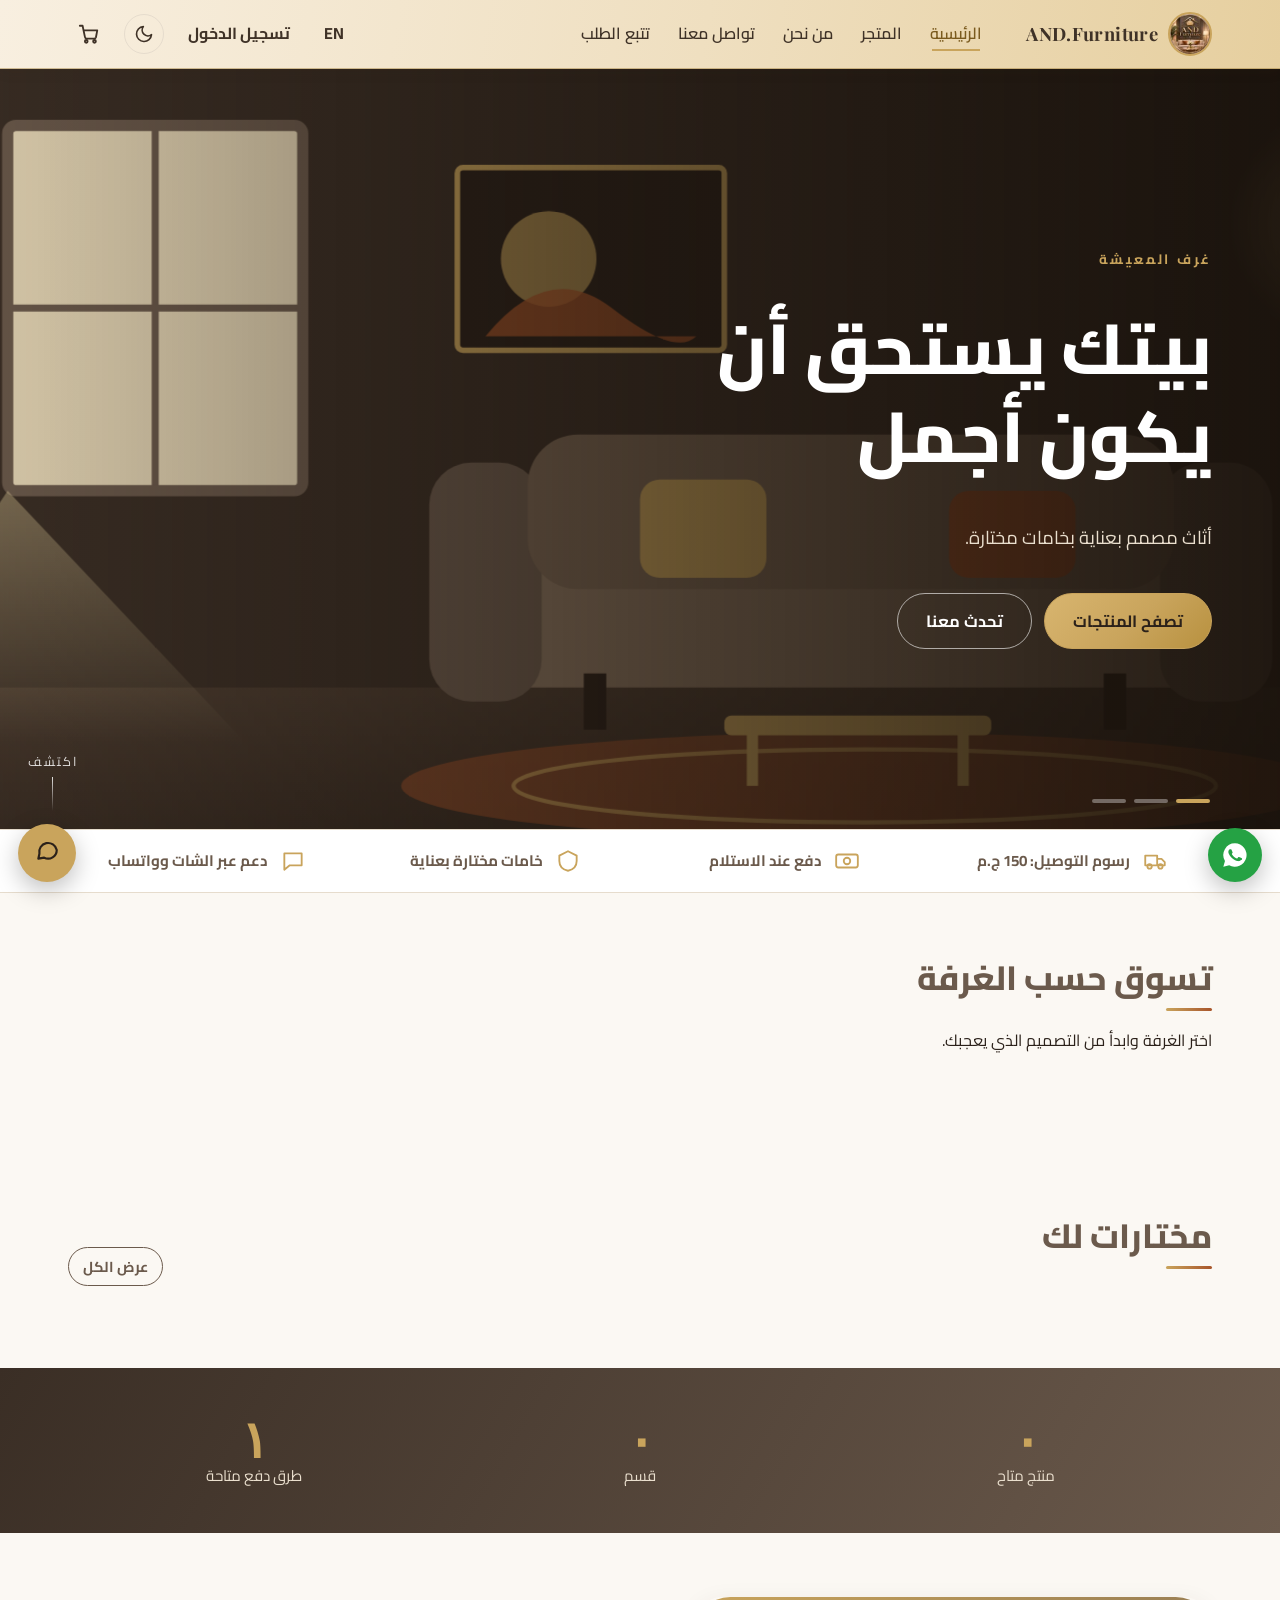
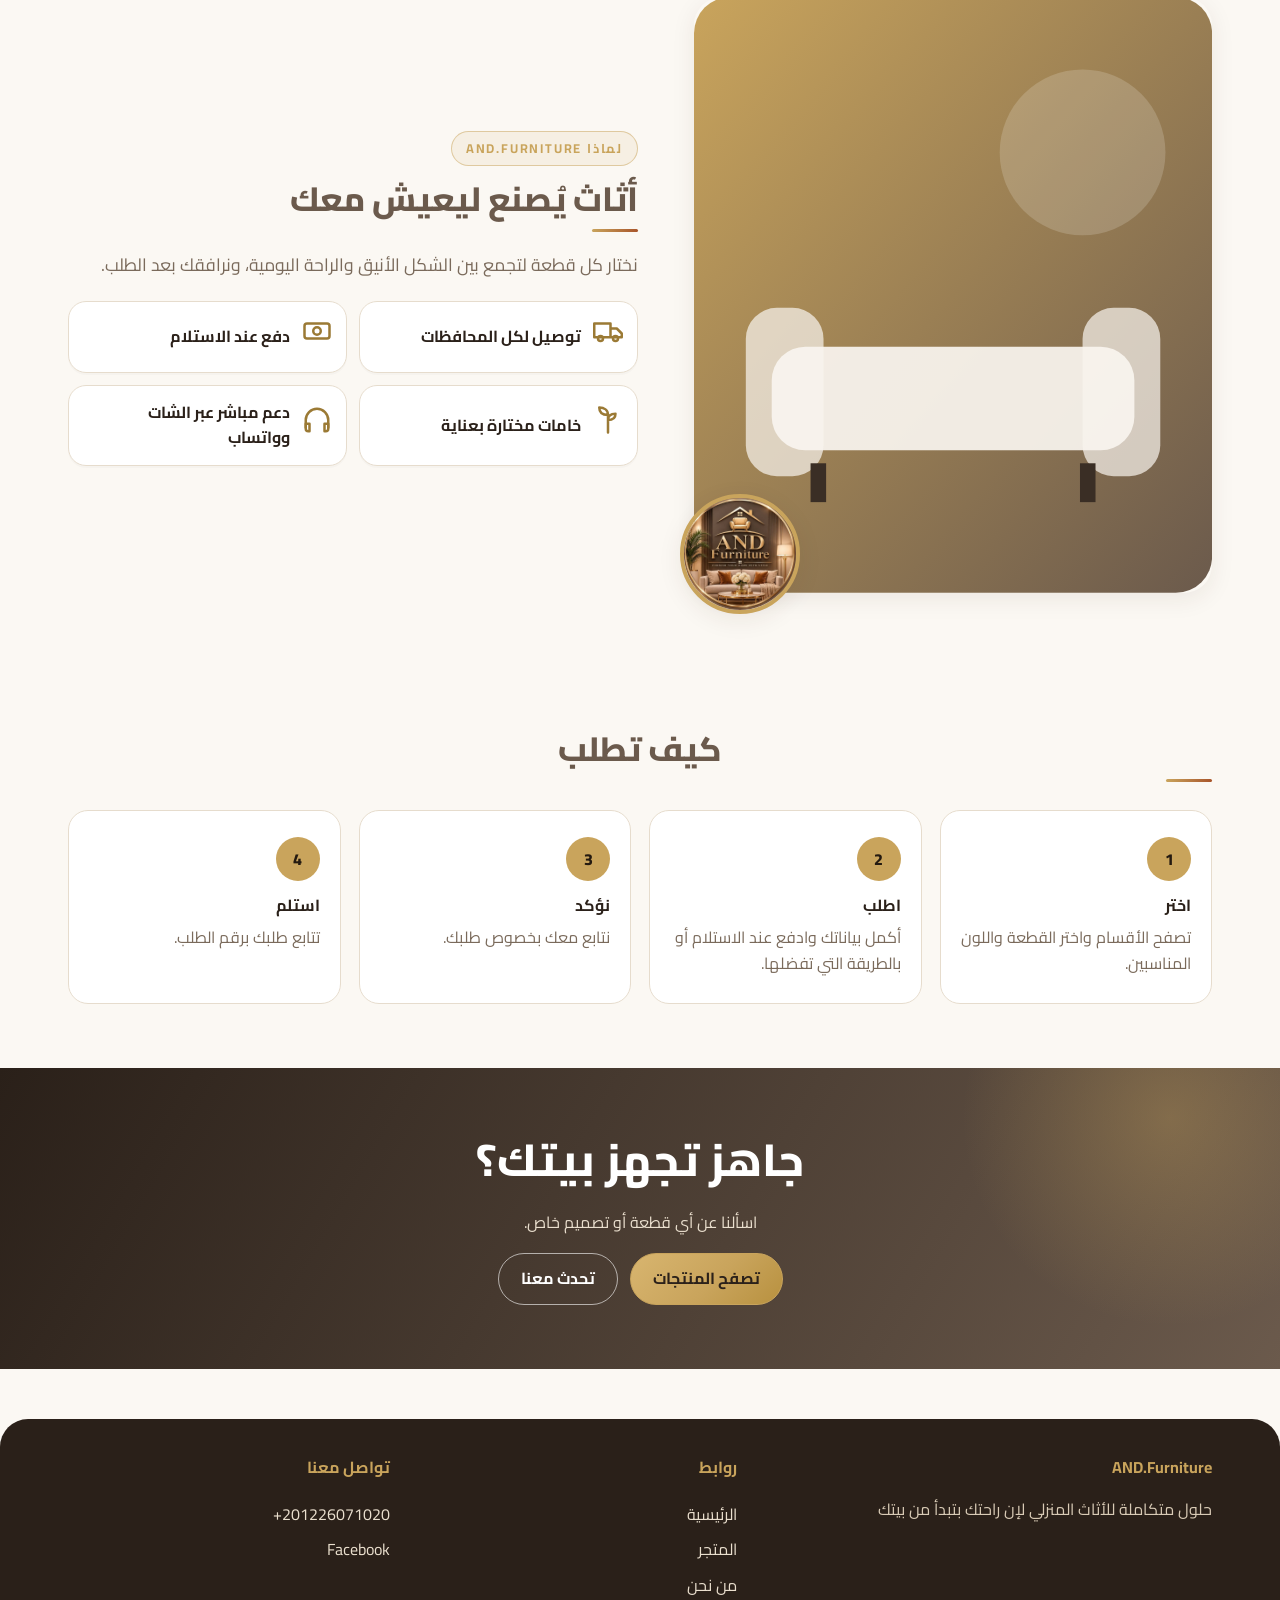
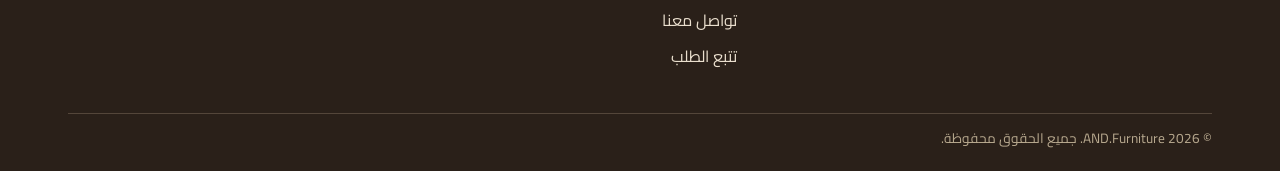
<file: index.html>
<!doctype html>
<html lang="ar" dir="rtl"><head><meta charset="utf-8"><meta name="viewport" content="width=device-width,initial-scale=1">
<title>Home | AND.Furniture</title><meta name="description" content="AND.Furniture - أثاث منزلي في مصر. Furnish your home with style.">
<meta name="theme-color" content="#6b5a4c"><link rel="icon" href="img/icon-192.png"><link rel="manifest" href="manifest.json">
<meta property="og:title" content="AND.Furniture"><meta property="og:image" content="img/logo-512.png">
<link rel="preconnect" href="https://fonts.googleapis.com"><link rel="preconnect" href="https://fonts.gstatic.com" crossorigin>
<link href="https://fonts.googleapis.com/css2?family=Cairo:wght@400;600;700;800&family=Inter:wght@400;600;700&family=Playfair+Display:wght@600;700&display=swap" rel="stylesheet">
<script>(function(){try{var t=localStorage.getItem("and_theme");if(!t)t=matchMedia("(prefers-color-scheme: dark)").matches?"dark":"light";document.documentElement.setAttribute("data-theme",t)}catch(e){}})()</script><link rel="stylesheet" href="css/style.css?v=1795562357"><link rel="stylesheet" href="css/modern.css?v=1795562357"><link rel="stylesheet" href="css/premium.css?v=1795562357">
<script src="js/vendor/supabase.min.js?v=1795562357"></script>
<script src="js/config.js?v=1795562357"></script><script src="js/seo.js" defer></script><script src="js/app.js?v=1795562357" defer></script><script src="js/pixel.js?v=1795562357" defer></script><script src="js/track.js?v=1795562357" defer></script><script src="js/pages.js?v=1795562357" defer></script><script src="js/home.js?v=1795562357" defer></script><script src="js/ui.js?v=1795562357" defer></script><script src="js/theme.js?v=1795562357" defer></script></head>
<body data-page="home"><div id="hdr"></div><main id="main">
<section class="hx" id="hx" aria-label="AND.Furniture"></section>
<section class="trust" id="trust"></section>
<section class="sec" id="rooms"><div class="wrap"><div class="sec-head"><div><h2 id="h-cats"></h2><p class="muted" id="rooms-p"></p></div></div><div class="cats" id="cats"></div></div></section>
<section class="sec"><div class="wrap"><div class="sec-head"><h2 id="h-feat"></h2><a class="btn ghost sm" href="shop.html" id="va"></a></div><div class="grid" id="feat"></div></div></section>
<section class="stats" id="stats"></section>
<section class="sec story" id="story"></section>
<section class="sec how" id="how"></section>
<section class="sec testi" id="testi"></section>
<section class="cta-band" id="cta"></section>
<span id="hero-t" hidden></span><span id="hero-sub" hidden></span><span id="c1" hidden></span><span id="c2" hidden></span>
</main><div id="ftr"></div></body></html>
</file>
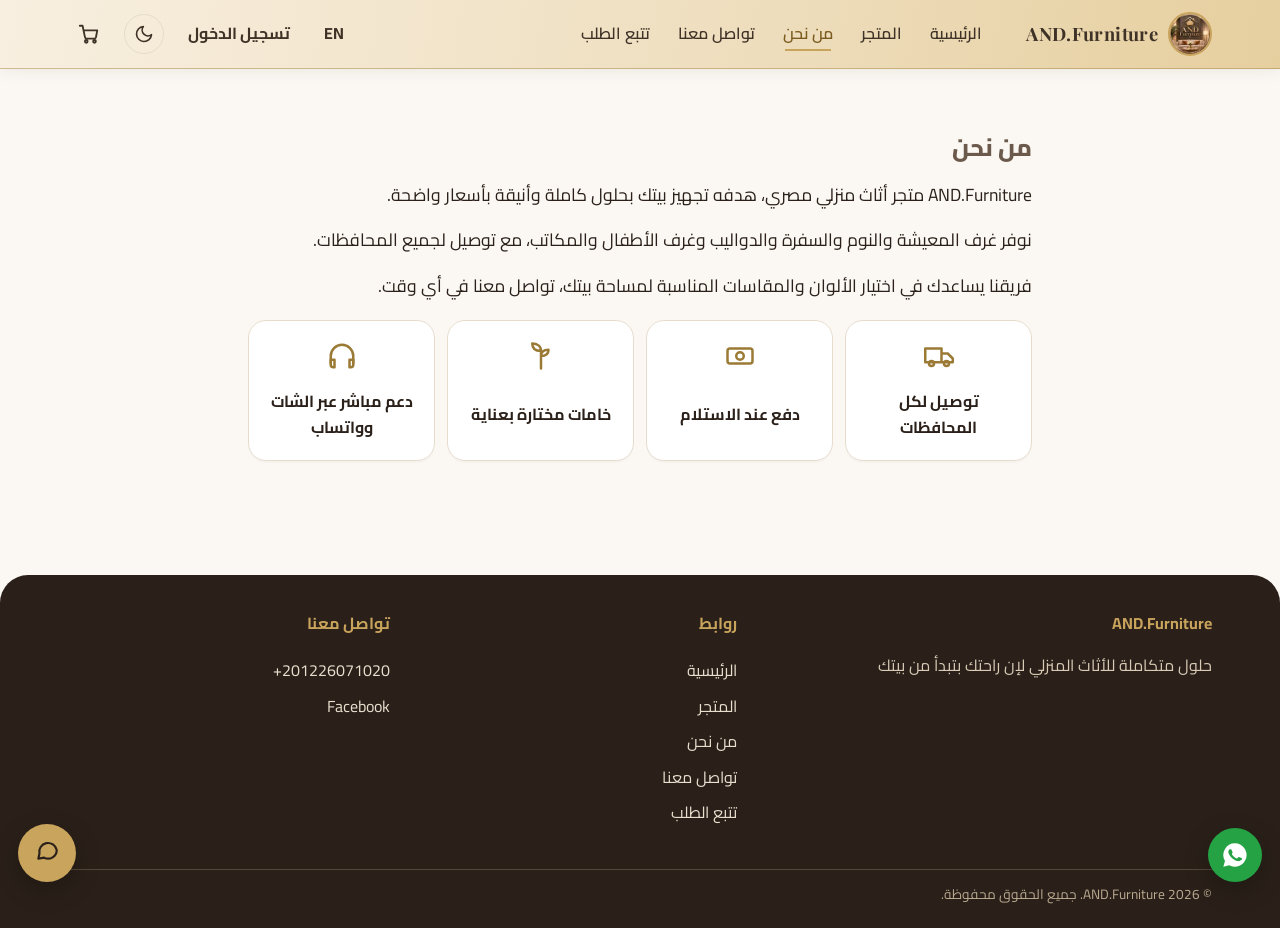
<file: about.html>
<!doctype html>
<html lang="ar" dir="rtl"><head><meta charset="utf-8"><meta name="viewport" content="width=device-width,initial-scale=1">
<title>About | AND.Furniture</title><meta name="description" content="AND.Furniture - أثاث منزلي في مصر. Furnish your home with style.">
<meta name="theme-color" content="#6b5a4c"><link rel="icon" href="img/icon-192.png"><link rel="manifest" href="manifest.json">
<meta property="og:title" content="AND.Furniture"><meta property="og:image" content="img/logo-512.png">
<link rel="preconnect" href="https://fonts.googleapis.com"><link rel="preconnect" href="https://fonts.gstatic.com" crossorigin>
<link href="https://fonts.googleapis.com/css2?family=Cairo:wght@400;600;700;800&family=Inter:wght@400;600;700&family=Playfair+Display:wght@600;700&display=swap" rel="stylesheet">
<script>(function(){try{var t=localStorage.getItem("and_theme");if(!t)t=matchMedia("(prefers-color-scheme: dark)").matches?"dark":"light";document.documentElement.setAttribute("data-theme",t)}catch(e){}})()</script><link rel="stylesheet" href="css/style.css?v=1795562357"><link rel="stylesheet" href="css/modern.css?v=1795562357"><link rel="stylesheet" href="css/premium.css?v=1795562357">
<script src="js/vendor/supabase.min.js?v=1795562357"></script>
<script src="js/config.js?v=1795562357"></script><script src="js/seo.js" defer></script><script src="js/app.js?v=1795562357" defer></script><script src="js/pixel.js?v=1795562357" defer></script><script src="js/track.js?v=1795562357" defer></script><script src="js/pages.js?v=1795562357" defer></script><script src="js/ui.js?v=1795562357" defer></script><script src="js/theme.js?v=1795562357" defer></script></head>
<body data-page="about"><div id="hdr"></div><main id="main">
<section class="sec"><div class="wrap" style="max-width:820px"><h1 id="ah"></h1><div id="ab" style="font-size:1.1rem"></div><div class="cats" id="why" style="margin-top:20px"></div></div></section>
</main><div id="ftr"></div></body></html>
</file>
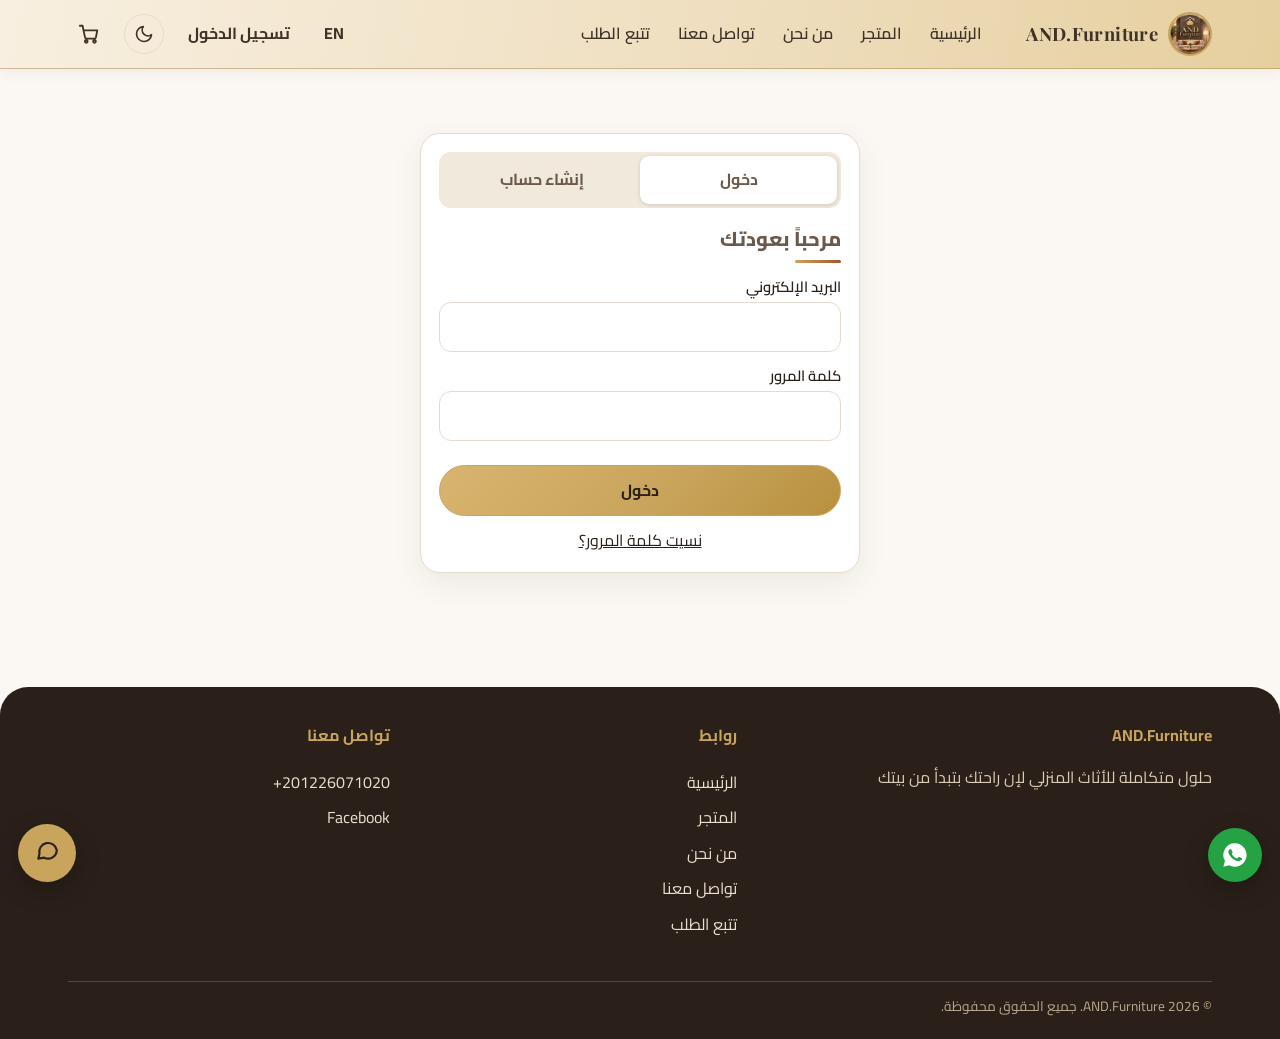
<file: account.html>
<!doctype html>
<html lang="ar" dir="rtl"><head><meta charset="utf-8"><meta name="viewport" content="width=device-width,initial-scale=1">
<title>Account | AND.Furniture</title><meta name="description" content="AND.Furniture - أثاث منزلي في مصر. Furnish your home with style.">
<meta name="theme-color" content="#6b5a4c"><link rel="icon" href="img/icon-192.png"><link rel="manifest" href="manifest.json">
<meta property="og:title" content="AND.Furniture"><meta property="og:image" content="img/logo-512.png">
<link rel="preconnect" href="https://fonts.googleapis.com"><link rel="preconnect" href="https://fonts.gstatic.com" crossorigin>
<link href="https://fonts.googleapis.com/css2?family=Cairo:wght@400;600;700;800&family=Inter:wght@400;600;700&family=Playfair+Display:wght@600;700&display=swap" rel="stylesheet">
<script>(function(){try{var t=localStorage.getItem("and_theme");if(!t)t=matchMedia("(prefers-color-scheme: dark)").matches?"dark":"light";document.documentElement.setAttribute("data-theme",t)}catch(e){}})()</script><link rel="stylesheet" href="css/style.css?v=1795562357"><link rel="stylesheet" href="css/modern.css?v=1795562357"><link rel="stylesheet" href="css/premium.css?v=1795562357">
<script src="js/vendor/supabase.min.js?v=1795562357"></script>
<script src="js/config.js?v=1795562357"></script><script src="js/seo.js" defer></script><script src="js/app.js?v=1795562357" defer></script><script src="js/pixel.js?v=1795562357" defer></script><script src="js/track.js?v=1795562357" defer></script><script src="js/pages.js?v=1795562357" defer></script><script src="js/ui.js?v=1795562357" defer></script><script src="js/theme.js?v=1795562357" defer></script></head>
<body data-page="account"><div id="hdr"></div><main id="main">
<section class="sec"><div class="wrap" style="max-width:720px"><div id="acbox"></div></div></section>
</main><div id="ftr"></div></body></html>
</file>
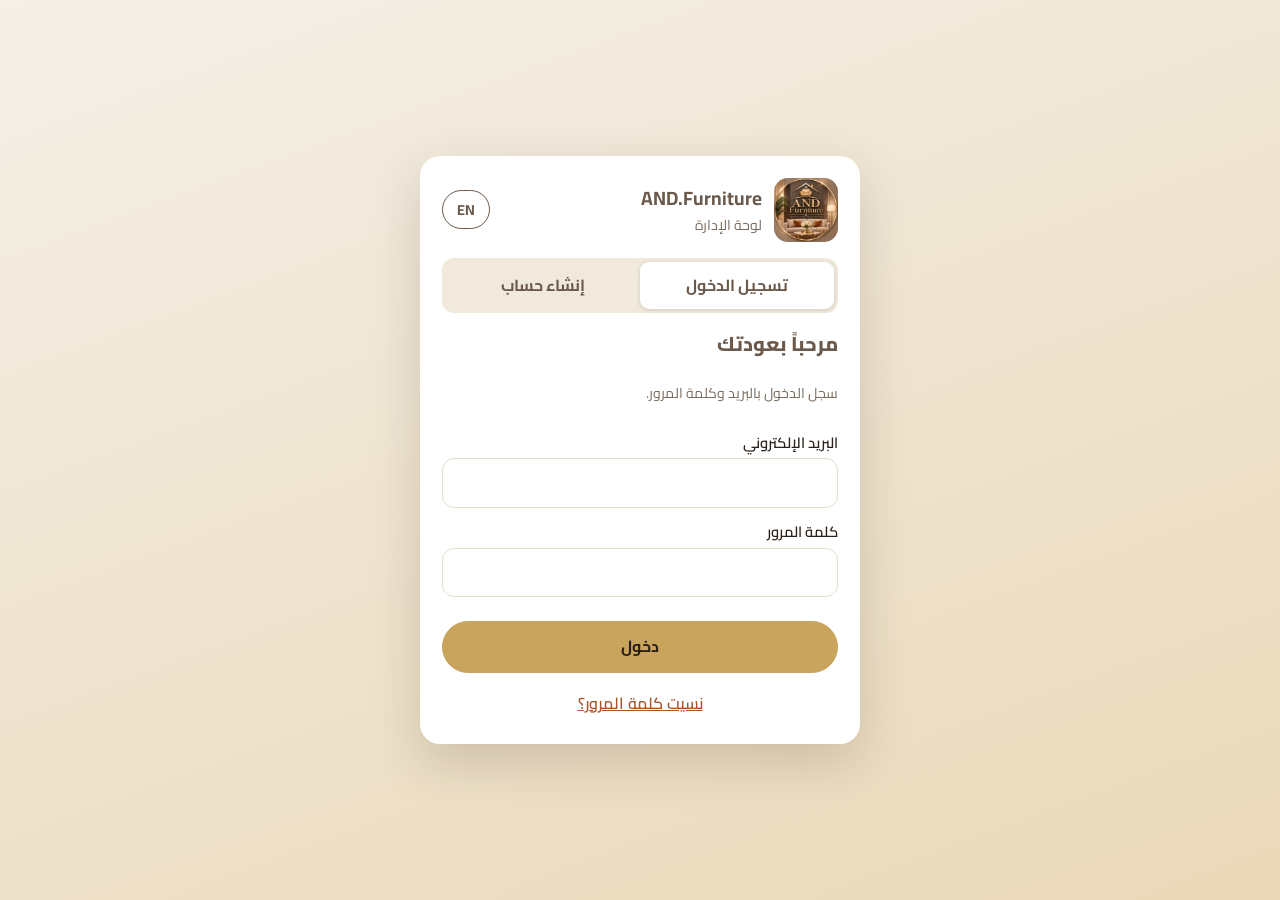
<file: admin.html>
<!doctype html>
<html lang="ar" dir="rtl"><head><meta charset="utf-8"><meta name="viewport" content="width=device-width,initial-scale=1">
<title>Admin | AND.Furniture</title><meta name="robots" content="noindex,nofollow"><meta name="theme-color" content="#6b5a4c"><link rel="icon" href="img/icon-192.png">
<link href="https://fonts.googleapis.com/css2?family=Cairo:wght@400;600;700;800&family=Inter:wght@400;600;700&display=swap" rel="stylesheet">
<script>(function(){try{var t=localStorage.getItem("and_theme");if(!t)t=matchMedia("(prefers-color-scheme: dark)").matches?"dark":"light";document.documentElement.setAttribute("data-theme",t)}catch(e){}})()</script><link rel="stylesheet" href="css/style.css?v=1795562357"><link rel="stylesheet" href="css/admin.css?v=1795562357"><link rel="stylesheet" href="css/premium.css?v=1795562357">
<script src="js/vendor/supabase.min.js?v=1795562357"></script>
<script src="js/report.js?v=1795562357"></script><script src="js/config.js?v=1795562357"></script><script src="js/admin.js?v=1795562357" defer></script><script src="js/marketing.js?v=1795562357" defer></script><script src="js/theme.js?v=1795562357" defer></script><script src="js/chartfx.js?v=1795562357" defer></script><script src="js/wainq.js?v=1795562357" defer></script></head>
<body class="adm"><div id="app"></div></body></html>
</file>
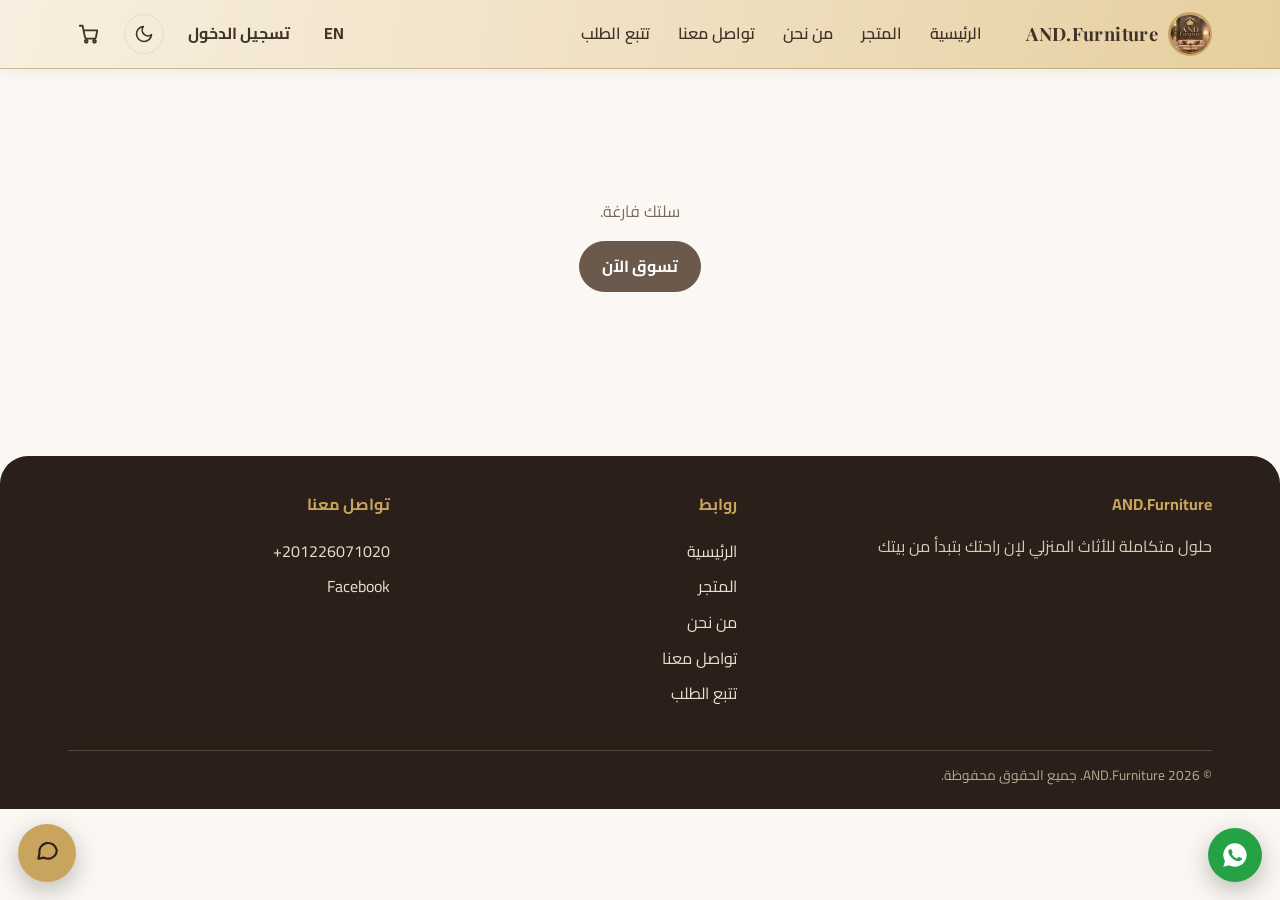
<file: cart.html>
<!doctype html>
<html lang="ar" dir="rtl"><head><meta charset="utf-8"><meta name="viewport" content="width=device-width,initial-scale=1">
<title>Cart | AND.Furniture</title><meta name="description" content="AND.Furniture - أثاث منزلي في مصر. Furnish your home with style.">
<meta name="theme-color" content="#6b5a4c"><link rel="icon" href="img/icon-192.png"><link rel="manifest" href="manifest.json">
<meta property="og:title" content="AND.Furniture"><meta property="og:image" content="img/logo-512.png">
<link rel="preconnect" href="https://fonts.googleapis.com"><link rel="preconnect" href="https://fonts.gstatic.com" crossorigin>
<link href="https://fonts.googleapis.com/css2?family=Cairo:wght@400;600;700;800&family=Inter:wght@400;600;700&family=Playfair+Display:wght@600;700&display=swap" rel="stylesheet">
<script>(function(){try{var t=localStorage.getItem("and_theme");if(!t)t=matchMedia("(prefers-color-scheme: dark)").matches?"dark":"light";document.documentElement.setAttribute("data-theme",t)}catch(e){}})()</script><link rel="stylesheet" href="css/style.css?v=1795562357"><link rel="stylesheet" href="css/modern.css?v=1795562357"><link rel="stylesheet" href="css/premium.css?v=1795562357">
<script src="js/vendor/supabase.min.js?v=1795562357"></script>
<script src="js/config.js?v=1795562357"></script><script src="js/seo.js" defer></script><script src="js/app.js?v=1795562357" defer></script><script src="js/pixel.js?v=1795562357" defer></script><script src="js/track.js?v=1795562357" defer></script><script src="js/pages.js?v=1795562357" defer></script><script src="js/ui.js?v=1795562357" defer></script><script src="js/theme.js?v=1795562357" defer></script></head>
<body data-page="cart"><div id="hdr"></div><main id="main">
<section class="sec"><div class="wrap"><div id="cartbox"></div></div></section>
</main><div id="ftr"></div></body></html>
</file>
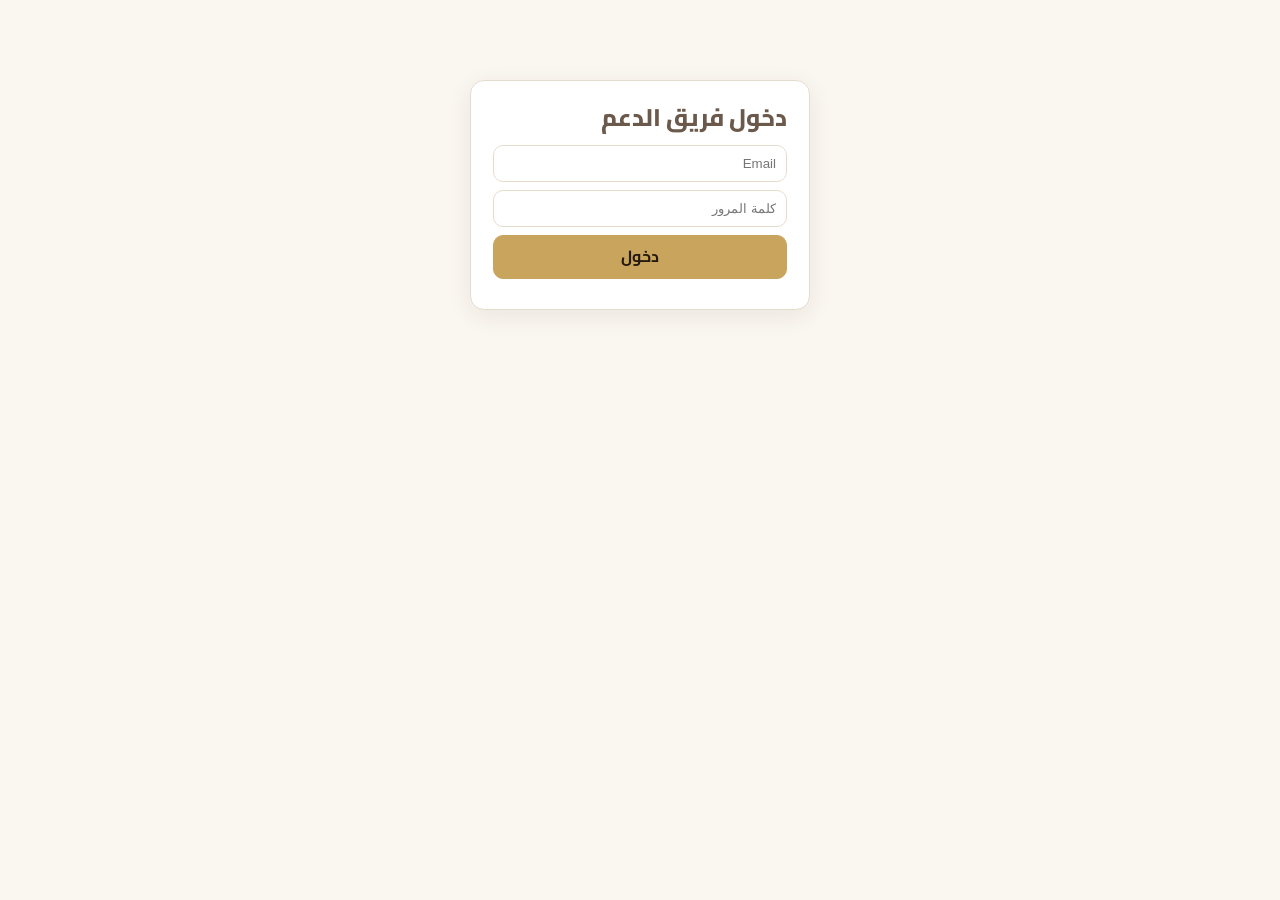
<file: chat-admin.html>
<!doctype html>
<html lang="ar" dir="rtl"><head><meta charset="utf-8"><meta name="viewport" content="width=device-width,initial-scale=1,viewport-fit=cover">
<title>Support console | AND.Furniture</title><meta name="robots" content="noindex,nofollow"><meta name="theme-color" content="#6b5a4c"><link rel="icon" href="img/icon-192.png">
<link href="https://fonts.googleapis.com/css2?family=Cairo:wght@400;600;700;800&family=Inter:wght@400;600;700&display=swap" rel="stylesheet">
<script>(function(){try{var t=localStorage.getItem("and_theme");if(!t)t=matchMedia("(prefers-color-scheme: dark)").matches?"dark":"light";document.documentElement.setAttribute("data-theme",t)}catch(e){}})()</script>
<link rel="stylesheet" href="css/style.css"><link rel="stylesheet" href="css/admin.css"><link rel="stylesheet" href="css/premium.css">
<style>
body.cc{background:var(--bg);color:var(--ink);margin:0}
.cc header{display:flex;align-items:center;gap:10px;padding:10px 16px;background:var(--card);border-bottom:1px solid var(--line);flex-wrap:wrap}
.cc header .t{font-weight:800;font-size:17px;flex:1;white-space:nowrap}
.cc .b{padding:8px 13px;border:1px solid var(--line);background:var(--card);color:var(--ink);border-radius:10px;cursor:pointer;font:inherit;text-decoration:none;display:inline-block}
.cc .b.p{background:var(--gold);border-color:var(--gold);color:#241a10;font-weight:700}
.cc select,.cc input[type=text]{padding:8px 10px;border:1px solid var(--line);border-radius:10px;background:var(--card);color:var(--ink);font:inherit}
.pres{display:flex;align-items:center;gap:6px;padding:2px 10px;border:1px solid var(--line);border-radius:99px}.pres select{border:0;padding:6px 2px;background:transparent}
.cc main{display:grid;grid-template-columns:340px 1fr;gap:14px;padding:14px 16px;max-width:1240px;margin:0 auto;height:calc(100vh - 70px)}
@media(max-width:820px){.cc main{grid-template-columns:1fr;height:auto}.cc.insel #lp{display:none}.cc:not(.insel) #conv{display:none}}
.pane{background:var(--card);border:1px solid var(--line);border-radius:var(--r);display:flex;flex-direction:column;min-height:0;overflow:hidden;box-shadow:var(--sh)}
.tabs{display:flex;flex-wrap:wrap;gap:4px;padding:10px 10px 0}.tabs button{flex:1 1 auto;min-width:0!important;padding:8px 4px;border:0;border-bottom:2px solid transparent;background:none;cursor:pointer;color:var(--muted);font:inherit}
.tabs button.on{color:var(--ink);border-color:var(--gold);font-weight:700}
.sr{margin:10px;width:calc(100% - 20px)}
#list{overflow-y:auto;flex:1;min-height:200px}
.it{padding:11px 14px;border-top:1px solid var(--line);cursor:pointer}.it.on,.it:hover{background:rgba(201,164,92,.14)}
.it .r{display:flex;justify-content:space-between;gap:8px;align-items:center}.it small{color:var(--muted)}
.stg{display:grid;grid-template-columns:1fr 1fr;gap:8px;padding:10px}.stg div{border:1px solid var(--line);border-radius:12px;padding:10px;text-align:center}.stg b{display:block;font-size:20px;color:var(--gold-d)}.stg small{color:var(--muted)}
.tag{background:transparent!important;position:static!important;inset:auto!important;font-size:11px;padding:1px 9px;border-radius:99px;border:1px solid var(--gold);color:var(--gold-d);white-space:nowrap}.tag.cl{border-color:var(--line);color:var(--muted)}
.unr{background:var(--copper);color:#fff;border-radius:99px;font-size:11px;padding:1px 7px;margin-inline-start:6px}
.ch{padding:12px 16px;border-bottom:1px solid var(--line);display:flex;justify-content:space-between;gap:10px;flex-wrap:wrap;align-items:center}
#msgs{flex:1;overflow-y:auto;padding:14px 16px;display:flex;flex-direction:column;gap:8px;min-height:240px}
.m{max-width:76%;padding:8px 13px;border-radius:14px;word-break:break-word}.cu{align-self:flex-start;background:var(--bg);border:1px solid var(--line)}.st{align-self:flex-end;background:var(--gold);color:#241a10}
.sy{align-self:center;font-size:12px;color:var(--muted)}.m small{display:block;opacity:.7;font-size:11px;margin-top:2px}
.ft{padding:12px 16px;border-top:1px solid var(--line)}.row{display:flex;gap:8px;flex-wrap:wrap;align-items:center}.row+.row{margin-top:8px}.row input[type=text]{flex:1;min-width:150px}
.empty{margin:auto;color:var(--muted);text-align:center;padding:30px}
.canned{display:flex;gap:6px;flex-wrap:wrap;margin-bottom:8px}.canned button{font-size:12px;padding:4px 10px;border-radius:99px;border:1px solid var(--line);background:var(--bg);color:var(--ink);cursor:pointer}
.back{display:none}@media(max-width:820px){.back{display:inline-block}}
</style></head>
<body class="cc"><div id="app"></div>
<script src="js/vendor/supabase.min.js"></script><script src="js/config.js"></script><script src="js/chat-console.js"></script><script src="js/theme.js" defer></script>
</body></html>
</file>
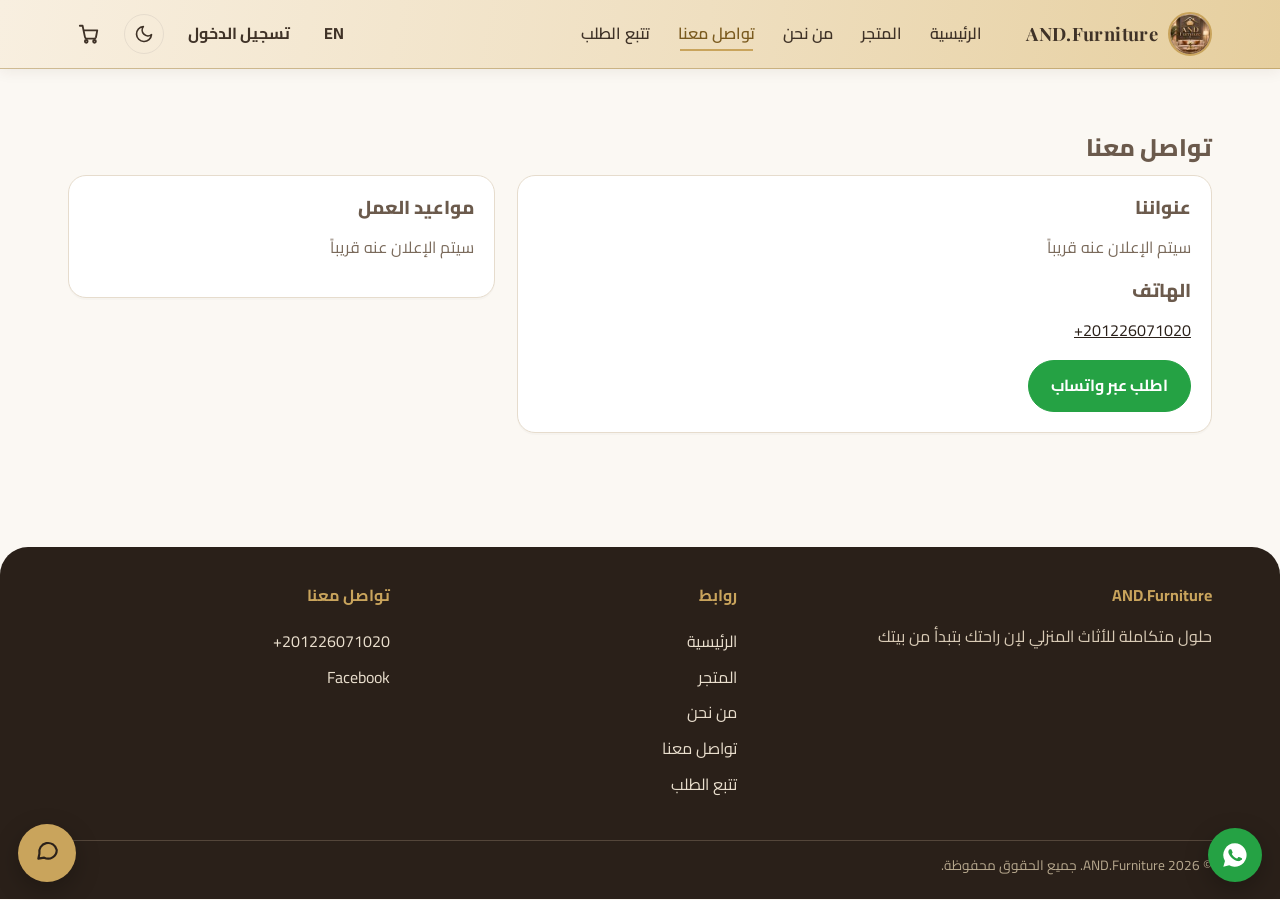
<file: contact.html>
<!doctype html>
<html lang="ar" dir="rtl"><head><meta charset="utf-8"><meta name="viewport" content="width=device-width,initial-scale=1">
<title>Contact | AND.Furniture</title><meta name="description" content="AND.Furniture - أثاث منزلي في مصر. Furnish your home with style.">
<meta name="theme-color" content="#6b5a4c"><link rel="icon" href="img/icon-192.png"><link rel="manifest" href="manifest.json">
<meta property="og:title" content="AND.Furniture"><meta property="og:image" content="img/logo-512.png">
<link rel="preconnect" href="https://fonts.googleapis.com"><link rel="preconnect" href="https://fonts.gstatic.com" crossorigin>
<link href="https://fonts.googleapis.com/css2?family=Cairo:wght@400;600;700;800&family=Inter:wght@400;600;700&family=Playfair+Display:wght@600;700&display=swap" rel="stylesheet">
<script>(function(){try{var t=localStorage.getItem("and_theme");if(!t)t=matchMedia("(prefers-color-scheme: dark)").matches?"dark":"light";document.documentElement.setAttribute("data-theme",t)}catch(e){}})()</script><link rel="stylesheet" href="css/style.css?v=1795562357"><link rel="stylesheet" href="css/modern.css?v=1795562357"><link rel="stylesheet" href="css/premium.css?v=1795562357">
<script src="js/vendor/supabase.min.js?v=1795562357"></script>
<script src="js/config.js?v=1795562357"></script><script src="js/seo.js" defer></script><script src="js/app.js?v=1795562357" defer></script><script src="js/pixel.js?v=1795562357" defer></script><script src="js/track.js?v=1795562357" defer></script><script src="js/pages.js?v=1795562357" defer></script><script src="js/ui.js?v=1795562357" defer></script><script src="js/theme.js?v=1795562357" defer></script></head>
<body data-page="contact"><div id="hdr"></div><main id="main">
<section class="sec"><div class="wrap"><h1 id="ch"></h1><div class="two" id="cinfo"></div></div></section>
</main><div id="ftr"></div></body></html>
</file>
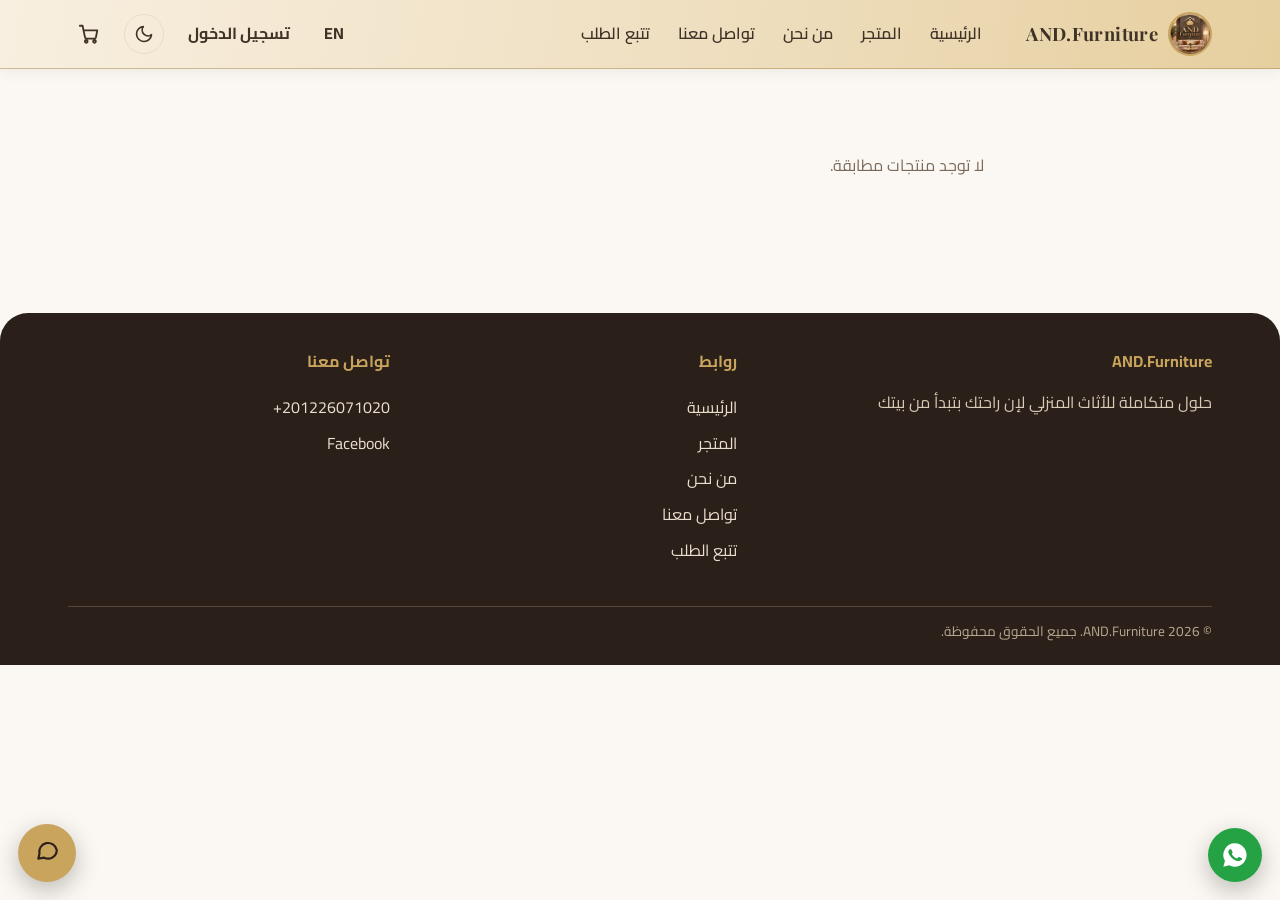
<file: product.html>
<!doctype html>
<html lang="ar" dir="rtl"><head><meta charset="utf-8"><meta name="viewport" content="width=device-width,initial-scale=1">
<title>Product | AND.Furniture</title><meta name="description" content="AND.Furniture - أثاث منزلي في مصر. Furnish your home with style.">
<meta name="theme-color" content="#6b5a4c"><link rel="icon" href="img/icon-192.png"><link rel="manifest" href="manifest.json">
<meta property="og:title" content="AND.Furniture"><meta property="og:image" content="img/logo-512.png">
<link rel="preconnect" href="https://fonts.googleapis.com"><link rel="preconnect" href="https://fonts.gstatic.com" crossorigin>
<link href="https://fonts.googleapis.com/css2?family=Cairo:wght@400;600;700;800&family=Inter:wght@400;600;700&family=Playfair+Display:wght@600;700&display=swap" rel="stylesheet">
<script>(function(){try{var t=localStorage.getItem("and_theme");if(!t)t=matchMedia("(prefers-color-scheme: dark)").matches?"dark":"light";document.documentElement.setAttribute("data-theme",t)}catch(e){}})()</script><link rel="stylesheet" href="css/style.css?v=1795562357"><link rel="stylesheet" href="css/modern.css?v=1795562357"><link rel="stylesheet" href="css/premium.css?v=1795562357">
<script src="js/vendor/supabase.min.js?v=1795562357"></script>
<script src="js/config.js?v=1795562357"></script><script src="js/seo.js" defer></script><script src="js/app.js?v=1795562357" defer></script><script src="js/pixel.js?v=1795562357" defer></script><script src="js/track.js?v=1795562357" defer></script><script src="js/pages.js?v=1795562357" defer></script><script src="js/ui.js?v=1795562357" defer></script><script src="js/theme.js?v=1795562357" defer></script></head>
<body data-page="product"><div id="hdr"></div><main id="main">
<div class="wrap"><div class="pd" id="pd"></div></div>
</main><div id="ftr"></div></body></html>
</file>
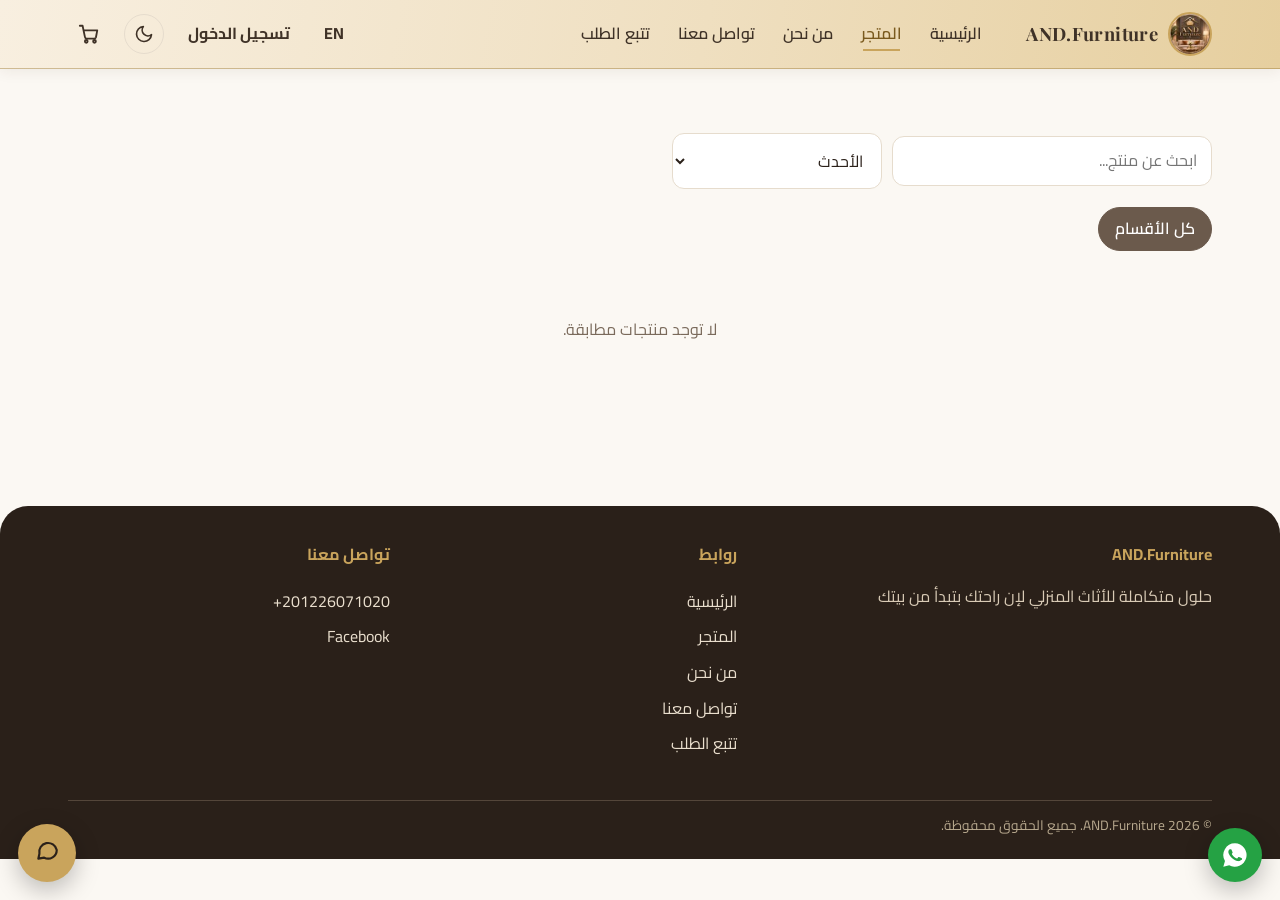
<file: shop.html>
<!doctype html>
<html lang="ar" dir="rtl"><head><meta charset="utf-8"><meta name="viewport" content="width=device-width,initial-scale=1">
<title>Shop | AND.Furniture</title><meta name="description" content="AND.Furniture - أثاث منزلي في مصر. Furnish your home with style.">
<meta name="theme-color" content="#6b5a4c"><link rel="icon" href="img/icon-192.png"><link rel="manifest" href="manifest.json">
<meta property="og:title" content="AND.Furniture"><meta property="og:image" content="img/logo-512.png">
<link rel="preconnect" href="https://fonts.googleapis.com"><link rel="preconnect" href="https://fonts.gstatic.com" crossorigin>
<link href="https://fonts.googleapis.com/css2?family=Cairo:wght@400;600;700;800&family=Inter:wght@400;600;700&family=Playfair+Display:wght@600;700&display=swap" rel="stylesheet">
<script>(function(){try{var t=localStorage.getItem("and_theme");if(!t)t=matchMedia("(prefers-color-scheme: dark)").matches?"dark":"light";document.documentElement.setAttribute("data-theme",t)}catch(e){}})()</script><link rel="stylesheet" href="css/style.css?v=1795562357"><link rel="stylesheet" href="css/modern.css?v=1795562357"><link rel="stylesheet" href="css/premium.css?v=1795562357">
<script src="js/vendor/supabase.min.js?v=1795562357"></script>
<script src="js/config.js?v=1795562357"></script><script src="js/seo.js" defer></script><script src="js/app.js?v=1795562357" defer></script><script src="js/pixel.js?v=1795562357" defer></script><script src="js/track.js?v=1795562357" defer></script><script src="js/pages.js?v=1795562357" defer></script><script src="js/ui.js?v=1795562357" defer></script><script src="js/theme.js?v=1795562357" defer></script></head>
<body data-page="shop"><div id="hdr"></div><main id="main">
<section class="sec"><div class="wrap"><div class="toolbar"><input id="q" type="search" aria-label="search"><select id="sort" aria-label="sort"></select></div><div class="pills" id="pills"></div><div class="grid" id="grid"></div></div></section>
</main><div id="ftr"></div></body></html>
</file>
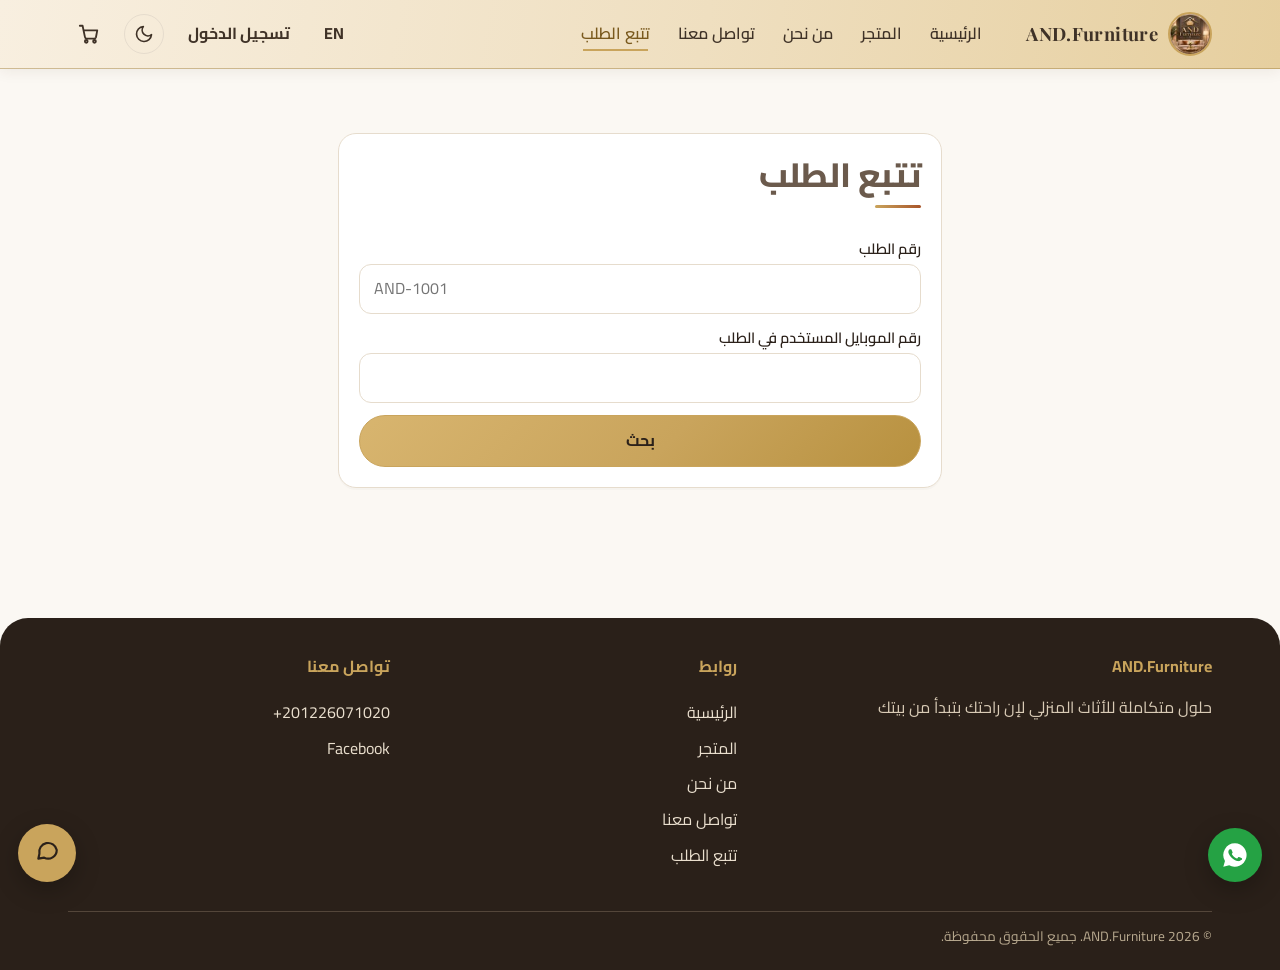
<file: track.html>
<!doctype html>
<html lang="ar" dir="rtl"><head><meta charset="utf-8"><meta name="viewport" content="width=device-width,initial-scale=1">
<title>Track order | AND.Furniture</title><meta name="description" content="AND.Furniture - أثاث منزلي في مصر. Furnish your home with style.">
<meta name="theme-color" content="#6b5a4c"><link rel="icon" href="img/icon-192.png"><link rel="manifest" href="manifest.json">
<meta property="og:title" content="AND.Furniture"><meta property="og:image" content="img/logo-512.png">
<link rel="preconnect" href="https://fonts.googleapis.com"><link rel="preconnect" href="https://fonts.gstatic.com" crossorigin>
<link href="https://fonts.googleapis.com/css2?family=Cairo:wght@400;600;700;800&family=Inter:wght@400;600;700&family=Playfair+Display:wght@600;700&display=swap" rel="stylesheet">
<script>(function(){try{var t=localStorage.getItem("and_theme");if(!t)t=matchMedia("(prefers-color-scheme: dark)").matches?"dark":"light";document.documentElement.setAttribute("data-theme",t)}catch(e){}})()</script><link rel="stylesheet" href="css/style.css?v=1795562357"><link rel="stylesheet" href="css/modern.css?v=1795562357"><link rel="stylesheet" href="css/premium.css?v=1795562357">
<script src="js/vendor/supabase.min.js?v=1795562357"></script>
<script src="js/config.js?v=1795562357"></script><script src="js/seo.js" defer></script><script src="js/app.js?v=1795562357" defer></script><script src="js/pixel.js?v=1795562357" defer></script><script src="js/track.js?v=1795562357" defer></script><script src="js/pages.js?v=1795562357" defer></script><script src="js/ui.js?v=1795562357" defer></script><script src="js/theme.js?v=1795562357" defer></script></head>
<body data-page="track"><div id="hdr"></div><main id="main">
<section class="sec"><div class="wrap" style="max-width:640px"><form class="panel f" id="tf"><h2 id="th"></h2><div><label id="tl1"></label><input name="n" required dir="ltr"></div><div><label id="tl2"></label><input name="p" required type="tel" dir="ltr"></div><button class="btn gold" id="tb"></button></form><div id="tout" style="margin-top:16px"></div></div></section>
</main><div id="ftr"></div></body></html>
</file>
<file: css/style.css>
:root{--bg:#faf6f0;--card:#fff;--ink:#2b211a;--muted:#7a6a5b;--line:#e6dccd;--taupe:#6b5a4c;--gold:#c9a45c;--gold-d:#9b7a35;--copper:#a8552a;--ok:#2f7d4f;--bad:#b3392f;--r:14px;--sh:0 6px 24px rgba(60,40,20,.08)}
*{box-sizing:border-box}html{scroll-behavior:smooth}
body{margin:0;font-family:'Cairo','Segoe UI',system-ui,sans-serif;background:var(--bg);color:var(--ink);line-height:1.6;-webkit-text-size-adjust:100%}
html[lang=en] body{font-family:'Inter','Segoe UI',system-ui,sans-serif}
h1,h2,h3{font-family:'Playfair Display','Cairo',serif;line-height:1.25;margin:0 0 .5em;color:var(--taupe)}
html[lang=ar] h1,html[lang=ar] h2,html[lang=ar] h3{font-family:'Cairo',sans-serif;font-weight:800}
a{color:inherit}img{max-width:100%;display:block}
.wrap{max-width:1180px;margin:0 auto;padding:0 18px}
.btn{display:inline-flex;align-items:center;justify-content:center;gap:8px;padding:12px 22px;border-radius:999px;border:1.5px solid var(--taupe);background:var(--taupe);color:#fff;font:inherit;font-weight:700;cursor:pointer;text-decoration:none;min-height:46px;transition:.15s}
.btn:hover{background:#574839}.btn.gold{background:var(--gold);border-color:var(--gold);color:#2b211a}.btn.gold:hover{background:#d8b56f}
.btn.ghost{background:transparent;color:var(--taupe)}.btn.ghost:hover{background:#f1e8da}.btn.sm{padding:7px 14px;min-height:36px;font-size:.9rem}
.btn.danger{background:var(--bad);border-color:var(--bad)}.btn[disabled]{opacity:.55;cursor:not-allowed}
.btn.wa{background:#25a244;border-color:#25a244}
header.top{position:sticky;top:0;z-index:50;background:rgba(250,246,240,.96);backdrop-filter:blur(8px);border-bottom:1px solid var(--line)}
.bar{display:flex;align-items:center;gap:14px;height:68px}
.brand{display:flex;align-items:center;gap:10px;text-decoration:none;font-weight:800;color:var(--taupe);font-size:1.15rem}
.brand img{width:44px;height:44px;border-radius:50%;border:2px solid var(--gold)}
nav.links{display:flex;gap:4px;margin-inline-start:18px}nav.links a{padding:8px 12px;border-radius:999px;text-decoration:none;font-weight:600;color:var(--ink)}
nav.links a:hover,nav.links a.on{background:#efe4d3;color:var(--taupe)}
.sp{flex:1}.iconbtn{position:relative;border:0;background:none;font:inherit;cursor:pointer;padding:8px 10px;border-radius:10px;color:var(--taupe);font-weight:700;text-decoration:none;min-height:44px;display:inline-flex;align-items:center;gap:4px}
.iconbtn:hover{background:#efe4d3}.badge{position:absolute;top:2px;inset-inline-end:0;background:var(--copper);color:#fff;border-radius:999px;font-size:.7rem;min-width:18px;height:18px;display:grid;place-items:center;padding:0 4px}
.burger{display:none}
@media(max-width:820px){nav.links{display:none;position:absolute;top:68px;inset-inline:0;background:var(--bg);flex-direction:column;padding:10px 18px 16px;border-bottom:1px solid var(--line);margin:0}nav.links.open{display:flex}.burger{display:inline-flex}.brand span{display:none}}
.hero{background:linear-gradient(115deg,#4b3d31 0%,#6b5a4c 55%,#8a7560 100%);color:#fff;position:relative;overflow:hidden}
.hero .wrap{display:grid;grid-template-columns:1.1fr .9fr;gap:30px;align-items:center;padding-top:54px;padding-bottom:54px}
.hero h1{color:#fff;font-size:clamp(1.9rem,4.5vw,3.1rem)}.hero p{color:#eadfce;font-size:1.1rem;max-width:520px}
.hero .cta{display:flex;gap:12px;flex-wrap:wrap;margin-top:22px}.hero .btn.ghost{color:#fff;border-color:#e8d9bc}.hero .btn.ghost:hover{background:rgba(255,255,255,.12)}
.hero .art{border-radius:50%;max-width:380px;margin-inline:auto;border:4px solid var(--gold);box-shadow:0 20px 60px rgba(0,0,0,.35)}
.kicker{color:var(--gold);font-weight:700;letter-spacing:.14em;text-transform:uppercase;font-size:.8rem}
@media(max-width:820px){.hero .wrap{grid-template-columns:1fr;text-align:center;padding-top:32px;padding-bottom:36px}.hero p{margin-inline:auto}.hero .cta{justify-content:center}.hero .art{max-width:240px;order:-1}}
section.sec{padding:44px 0}section.sec h2{font-size:1.7rem}.sec-head{display:flex;justify-content:space-between;align-items:end;gap:12px;margin-bottom:18px;flex-wrap:wrap}
.cats{display:grid;grid-template-columns:repeat(auto-fill,minmax(160px,1fr));gap:12px}
.cat{background:var(--card);border:1px solid var(--line);border-radius:var(--r);padding:18px 12px;text-align:center;text-decoration:none;font-weight:700;color:var(--taupe);transition:.15s}.cat:hover{border-color:var(--gold);transform:translateY(-2px);box-shadow:var(--sh)}
.grid{display:grid;grid-template-columns:repeat(auto-fill,minmax(250px,1fr));gap:18px}
@media(max-width:560px){.grid{grid-template-columns:repeat(2,1fr);gap:12px}}
.card{background:var(--card);border:1px solid var(--line);border-radius:var(--r);overflow:hidden;display:flex;flex-direction:column;transition:.15s}.card:hover{box-shadow:var(--sh);border-color:#d8c6a6}
.card .im{position:relative;aspect-ratio:7/5;background:#eadfcc;display:block}.card .im img{width:100%;height:100%;object-fit:cover}
.card .bd{padding:12px 14px 14px;display:flex;flex-direction:column;gap:6px;flex:1}.card h3{font-size:1rem;margin:0;font-family:inherit;color:var(--ink);font-weight:700}
html[lang=ar] .card h3{font-weight:700}
.price{font-weight:800;color:var(--copper);font-size:1.1rem}.price s{color:var(--muted);font-weight:500;font-size:.88rem;margin-inline-start:6px}
.tag{position:absolute;top:10px;inset-inline-start:10px;background:var(--copper);color:#fff;font-size:.75rem;font-weight:700;padding:3px 10px;border-radius:999px}
.tag.out{background:#555}.ph-note{font-size:.72rem;color:var(--muted)}
.card .bd .btn{margin-top:auto}
.toolbar{display:flex;gap:10px;flex-wrap:wrap;margin-bottom:18px;align-items:center}
.toolbar input,.toolbar select,.f input,.f select,.f textarea{font:inherit;padding:11px 14px;border:1.5px solid var(--line);border-radius:12px;background:#fff;color:var(--ink);min-height:46px;width:100%}
.toolbar input{max-width:320px}.toolbar select{max-width:210px}
input:focus,select:focus,textarea:focus{outline:2px solid var(--gold);border-color:var(--gold)}
.pills{display:flex;gap:8px;flex-wrap:wrap;margin-bottom:16px}.pill{padding:8px 16px;border-radius:999px;border:1.5px solid var(--line);background:#fff;font:inherit;font-weight:600;cursor:pointer;color:var(--taupe)}.pill.on{background:var(--taupe);color:#fff;border-color:var(--taupe)}
.pd{display:grid;grid-template-columns:1.1fr .9fr;gap:34px;padding:34px 0}@media(max-width:820px){.pd{grid-template-columns:1fr;gap:18px}}
.pd .main{border-radius:var(--r);overflow:hidden;border:1px solid var(--line);background:#eadfcc}.thumbs{display:flex;gap:8px;margin-top:10px}.thumbs img{width:70px;height:54px;object-fit:cover;border-radius:8px;border:2px solid transparent;cursor:pointer}.thumbs img.on{border-color:var(--gold)}
.pd .price{font-size:1.6rem}.spec{border-top:1px solid var(--line);margin-top:16px}.spec div{display:flex;justify-content:space-between;gap:14px;padding:9px 0;border-bottom:1px solid var(--line)}.spec span:first-child{color:var(--muted)}
.qty{display:inline-flex;align-items:center;border:1.5px solid var(--line);border-radius:999px;background:#fff}.qty button{border:0;background:none;width:40px;height:40px;font-size:1.2rem;cursor:pointer;color:var(--taupe)}.qty span{min-width:30px;text-align:center;font-weight:700}
.swatches{display:flex;gap:8px;flex-wrap:wrap;margin:10px 0}.swatches button{padding:7px 14px;border-radius:999px;border:1.5px solid var(--line);background:#fff;font:inherit;cursor:pointer}.swatches button.on{border-color:var(--gold);background:#fbf3df;font-weight:700}
.panel{background:var(--card);border:1px solid var(--line);border-radius:var(--r);padding:20px}.two{display:grid;grid-template-columns:1.3fr .8fr;gap:22px;align-items:start}@media(max-width:820px){.two{grid-template-columns:1fr}}
.f{display:grid;gap:12px}.f label{font-weight:600;font-size:.92rem;display:block;margin-bottom:4px}.f .row{display:grid;grid-template-columns:1fr 1fr;gap:12px}@media(max-width:560px){.f .row{grid-template-columns:1fr}}
.line{display:flex;gap:12px;align-items:center;padding:12px 0;border-bottom:1px solid var(--line)}.line img{width:76px;height:56px;object-fit:cover;border-radius:8px}.line .nm{flex:1;font-weight:600}
.sum div{display:flex;justify-content:space-between;padding:6px 0}.sum .tot{font-weight:800;font-size:1.2rem;border-top:2px solid var(--line);margin-top:6px;padding-top:12px}
.note{padding:12px 14px;border-radius:12px;background:#fbf3df;border:1px solid #ecd9a4;font-size:.93rem}.err{background:#fdecea;border-color:#f3b8b2;color:#8a2a22}.okb{background:#e8f5ec;border-color:#b6dec3;color:#1f5d39}
footer.foot{background:#3d3128;color:#e6d9c4;margin-top:50px;padding:36px 0 22px}footer.foot h4{color:var(--gold);margin:0 0 10px}footer.foot a{color:#e6d9c4;text-decoration:none}footer.foot a:hover{color:#fff;text-decoration:underline}
.fg{display:grid;grid-template-columns:1.4fr 1fr 1fr;gap:24px}@media(max-width:700px){.fg{grid-template-columns:1fr}}.fine{border-top:1px solid #54463a;margin-top:22px;padding-top:14px;font-size:.85rem;color:#b8a98f}
.steps{display:flex;gap:6px;margin:14px 0}.steps div{flex:1;text-align:center;font-size:.78rem;padding-top:8px;border-top:4px solid var(--line);color:var(--muted)}.steps div.on{border-color:var(--gold);color:var(--taupe);font-weight:700}.steps div.bad{border-color:var(--bad)}
.empty{text-align:center;padding:50px 10px;color:var(--muted)}
.toast{position:fixed;bottom:86px;inset-inline:0;margin:auto;width:max-content;max-width:90vw;background:#2b211a;color:#fff;padding:12px 20px;border-radius:999px;z-index:200;box-shadow:var(--sh)}
/* chat widget */
.chat-fab{position:fixed;bottom:18px;inset-inline-end:18px;z-index:90;width:58px;height:58px;border-radius:50%;background:var(--gold);color:#2b211a;border:0;font-size:1.5rem;cursor:pointer;box-shadow:0 8px 24px rgba(0,0,0,.25)}
.chat-box{position:fixed;bottom:88px;inset-inline-end:18px;z-index:91;width:min(360px,calc(100vw - 24px));height:min(480px,calc(100vh - 110px));background:#fff;border-radius:18px;box-shadow:0 14px 50px rgba(0,0,0,.28);display:none;flex-direction:column;overflow:hidden;border:1px solid var(--line)}.chat-box.open{display:flex}
.chat-box header{background:var(--taupe);color:#fff;padding:12px 14px;display:flex;justify-content:space-between;align-items:center;font-weight:700}.chat-box header button{background:none;border:0;color:#fff;font-size:1.3rem;cursor:pointer}
.msgs{flex:1;overflow:auto;padding:12px;display:flex;flex-direction:column;gap:8px;background:#faf6f0}.m{max-width:82%;padding:8px 12px;border-radius:14px;font-size:.94rem;white-space:pre-wrap;word-break:break-word}.m.v{align-self:flex-end;background:var(--taupe);color:#fff}.m.s{align-self:flex-start;background:#fff;border:1px solid var(--line)}.m small{display:block;opacity:.6;font-size:.7rem;margin-top:2px}
.chat-in{display:flex;gap:8px;padding:10px;border-top:1px solid var(--line)}.chat-in input{flex:1;font:inherit;padding:10px 12px;border:1.5px solid var(--line);border-radius:999px;min-width:0}
.wa-fab{position:fixed;bottom:18px;inset-inline-start:18px;z-index:90;width:54px;height:54px;border-radius:50%;background:#25a244;color:#fff;display:grid;place-items:center;text-decoration:none;font-size:1.6rem;box-shadow:0 8px 24px rgba(0,0,0,.25)}
.hours{width:100%;border-collapse:collapse}.hours td{padding:6px 0;border-bottom:1px solid var(--line)}
.kpis{display:grid;grid-template-columns:repeat(auto-fit,minmax(170px,1fr));gap:12px;margin-bottom:18px}.kpi{background:#fff;border:1px solid var(--line);border-radius:var(--r);padding:14px}.kpi b{display:block;font-size:1.5rem;color:var(--taupe)}.kpi span{color:var(--muted);font-size:.85rem}

.hero .art{aspect-ratio:1;height:auto;width:100%}.price s,.price{white-space:nowrap}.cats .panel{text-align:center;display:grid;gap:6px;justify-items:center}.iconbtn svg{display:block}

@media(max-width:560px){.line{flex-wrap:wrap}.line .nm{flex-basis:calc(100% - 92px)}}
.low{color:var(--copper);font-weight:700;font-size:.82rem;margin-top:2px}.spec>div{gap:12px}.spec>div>span:last-child{text-align:end}
.authc{max-width:440px;margin:auto;background:#fff;border:1px solid var(--line);border-radius:20px;padding:18px;box-shadow:0 10px 30px rgba(60,40,20,.08)}.authc .seg{display:grid;grid-template-columns:1fr 1fr;background:#f1eadc;border-radius:12px;padding:4px;margin-bottom:14px}.authc .seg button{border:0;background:none;padding:11px 8px;border-radius:9px;font:inherit;font-weight:700;color:var(--taupe);cursor:pointer;min-height:44px}.authc .seg button.on{background:#fff;box-shadow:0 1px 4px rgba(0,0,0,.15)}.authc .f h2{margin:4px 0 0;font-size:1.25rem}.authc .f input{width:100%;min-height:48px;font-size:16px}
/* v12 audit fixes */
.card .ph-note{display:none}.card .price{white-space:normal;display:flex;flex-wrap:wrap;align-items:baseline;gap:2px 8px}.card .price s{margin:0}
footer.foot a{display:inline-block;padding:5px 0;min-height:30px}footer.foot [dir=ltr]{unicode-bidi:isolate}
@media(max-width:820px){footer.foot{padding-bottom:96px}.hero .art{max-width:190px}.hero .wrap{gap:18px}}
@media(max-width:560px){.wa-fab,.chat-fab{width:46px;height:46px;bottom:12px}.wa-fab{inset-inline-start:12px}}
@media(max-width:560px){.chat-box{inset-inline:8px;width:auto;bottom:66px;height:calc(100dvh - 90px);max-height:560px}body[data-page=product] .wa-fab,body[data-page=cart] .wa-fab{display:none}body[data-page=product] main,body[data-page=cart] main{padding-bottom:70px}}
.chat-off{background:#fff4e0;border-bottom:1px solid #ecd9ae;color:#6b4a10;padding:10px 14px;font-size:.88rem;display:grid;gap:8px}.chat-off[hidden]{display:none}.chat-off .btn{justify-self:start;color:#fff}
.chat-fab.offline::after{content:"";position:absolute;top:6px;inset-inline-end:6px;width:12px;height:12px;border-radius:50%;background:#9a9a9a;border:2px solid #fff}.chat-fab{position:fixed}
</file>
<file: css/modern.css>
/* AND.Furniture modern layer: loaded after style.css. Delete the <link> to css/modern.css (and js/ui.js) to restore the old look. */
:root{--ease:cubic-bezier(.22,.8,.24,1);--sh2:0 18px 44px rgba(60,40,20,.16);--bg:#fbf8f3}
body{background:var(--bg);animation:pgin .5s var(--ease) both}
@keyframes pgin{from{opacity:0}to{opacity:1}}
::selection{background:var(--gold);color:#2b211a}
:focus-visible{outline:3px solid var(--gold);outline-offset:2px;border-radius:8px}
h1,h2{letter-spacing:-.01em}html[lang=ar] h1,html[lang=ar] h2{letter-spacing:0}
section.sec{padding:64px 0}section.sec h2{font-size:clamp(1.5rem,3vw,2.1rem);position:relative;padding-bottom:12px}
section.sec h2::after{content:"";position:absolute;bottom:0;inset-inline-start:0;width:46px;height:3px;border-radius:3px;background:linear-gradient(90deg,var(--gold),var(--copper))}
/* header */
header.top{transition:box-shadow .25s,background .25s}header.top.sc{box-shadow:0 8px 28px rgba(60,40,20,.12);background:rgba(251,248,243,.92)}
.bar{transition:height .25s var(--ease)}header.top.sc .bar{height:58px}
nav.links a{position:relative;transition:background .2s,color .2s}
nav.links a::after{content:"";position:absolute;inset-inline:14px;bottom:4px;height:2px;background:var(--gold);transform:scaleX(0);transition:transform .25s var(--ease)}nav.links a:hover::after,nav.links a.on::after{transform:scaleX(1)}
nav.links a:hover,nav.links a.on{background:transparent}
.brand img{transition:transform .4s var(--ease)}.brand:hover img{transform:rotate(-8deg) scale(1.06)}
.badge{animation:pop .35s var(--ease)}@keyframes pop{0%{transform:scale(.4)}100%{transform:scale(1)}}
/* buttons */
.btn{transition:transform .18s var(--ease),box-shadow .2s,background .2s;position:relative;overflow:hidden}
.btn:hover{transform:translateY(-2px);box-shadow:0 10px 22px rgba(60,40,20,.18)}.btn:active{transform:translateY(0) scale(.97);box-shadow:none}
.btn.gold{background:linear-gradient(135deg,#d8b56f,#c9a45c 55%,#b8913f)}
/* hero */
.hero{background:radial-gradient(900px 500px at 85% 0%,rgba(201,164,92,.28),transparent 60%),radial-gradient(700px 500px at 0% 100%,rgba(168,85,42,.22),transparent 60%),linear-gradient(120deg,#3f332a 0%,#5a4a3d 55%,#7a6551 100%);isolation:isolate}
.hero::before{content:"";position:absolute;inset:0;background-image:radial-gradient(rgba(255,255,255,.07) 1px,transparent 1px);background-size:22px 22px;opacity:.6;z-index:-1;mask-image:linear-gradient(to bottom,#000,transparent 90%)}
.hero .wrap{padding-top:78px;padding-bottom:78px}.hero h1{font-size:clamp(2rem,5.2vw,3.6rem);text-wrap:balance}
.hero .art{animation:float 7s ease-in-out infinite;box-shadow:0 30px 80px rgba(0,0,0,.45),0 0 0 10px rgba(201,164,92,.18)}
@keyframes float{0%,100%{transform:translateY(0) rotate(0)}50%{transform:translateY(-14px) rotate(1.2deg)}}
.kicker{display:inline-block;padding:6px 14px;border:1px solid rgba(201,164,92,.5);border-radius:999px;background:rgba(201,164,92,.1);margin-bottom:12px}
/* reveal */
.js-rv .rv{opacity:0;transform:translateY(22px);transition:opacity .6s var(--ease) var(--d,0ms),transform .6s var(--ease) var(--d,0ms)}.js-rv .rv.in{opacity:1;transform:none}
/* categories + cards */
.cat{background:linear-gradient(180deg,#fff,#fbf6ec);transition:transform .25s var(--ease),box-shadow .25s,border-color .25s;border-radius:18px;padding:22px 12px}
.cat:hover{transform:translateY(-5px);box-shadow:var(--sh2);border-color:var(--gold)}
.card{border-radius:18px;transition:transform .3s var(--ease),box-shadow .3s,border-color .3s}.card:hover{transform:translateY(-6px);box-shadow:var(--sh2)}
.card .im{overflow:hidden;aspect-ratio:4/3}.card .im img{transition:transform .7s var(--ease)}.card:hover .im img{transform:scale(1.07)}
.card .bd .btn{width:100%}
.qv{position:absolute;bottom:10px;inset-inline:10px;display:flex;align-items:center;justify-content:center;gap:6px;padding:9px;border:0;border-radius:12px;background:rgba(43,33,26,.86);color:#fff;font:inherit;font-weight:700;font-size:.88rem;cursor:pointer;backdrop-filter:blur(6px);opacity:0;transform:translateY(10px);transition:.25s var(--ease)}
.card:hover .qv,.qv:focus-visible{opacity:1;transform:none}
@media(hover:none){.qv{opacity:1;transform:none;inset-inline:auto;bottom:8px;inset-inline-end:8px;width:38px;height:38px;padding:0;border-radius:50%}.qv span{display:none}}
.tag{box-shadow:0 4px 10px rgba(168,85,42,.35)}
/* skeleton */
.skel{pointer-events:none}.skel .im{aspect-ratio:4/3}.skel i{display:block;height:14px;border-radius:7px;margin:10px 14px 0;width:70%}.skel i.s{width:40%}.skel i.b{height:36px;border-radius:999px;margin:14px 14px 14px;width:auto}
.skel .im,.skel i{background:linear-gradient(100deg,#eee4d4 30%,#f8f1e5 50%,#eee4d4 70%);background-size:300% 100%;animation:shim 1.3s linear infinite}@keyframes shim{from{background-position:100% 0}to{background-position:0 0}}
/* overlays */
html.noscroll{overflow:hidden}
.ov{position:fixed;inset:0;z-index:300;background:rgba(30,22,16,.55);backdrop-filter:blur(4px);opacity:0;transition:opacity .22s}.ov.on{opacity:1}
.x{position:absolute;top:10px;inset-inline-end:12px;width:40px;height:40px;border:0;border-radius:50%;background:#fff;color:var(--taupe);font-size:1.6rem;line-height:1;cursor:pointer;box-shadow:0 4px 14px rgba(0,0,0,.18);z-index:2;transition:transform .2s}.x:hover{transform:rotate(90deg)}
.qvm{display:grid;place-items:center;padding:14px}.qvm .sheet{position:relative;background:var(--bg);border-radius:22px;width:min(820px,100%);max-height:92vh;overflow:auto;transform:translateY(24px) scale(.98);transition:transform .28s var(--ease)}.qvm.on .sheet{transform:none}
.qg{display:grid;grid-template-columns:1fr 1fr}.qi{background:#eadfcc;min-height:260px}.qi img{width:100%;height:100%;object-fit:cover;max-height:520px}.qt{padding:28px 24px;display:flex;flex-direction:column;gap:8px}.qt h3{margin:0;font-size:1.4rem}.qt .price{font-size:1.5rem}.qa{display:flex;gap:10px;flex-wrap:wrap;margin-top:auto;padding-top:10px}
@media(max-width:700px){.qg{grid-template-columns:1fr}.qi{min-height:0}.qi img{max-height:260px}}
.drw{display:flex;justify-content:flex-end}.drawer{width:min(420px,100%);height:100%;background:var(--bg);display:flex;flex-direction:column;box-shadow:-20px 0 60px rgba(0,0,0,.25);transform:translateX(100%);transition:transform .3s var(--ease)}
[dir=rtl] .drw{justify-content:flex-start}[dir=rtl] .drawer{transform:translateX(-100%);box-shadow:20px 0 60px rgba(0,0,0,.25)}.drw.on .drawer{transform:none}
.dh{display:flex;justify-content:space-between;align-items:center;padding:16px 18px;border-bottom:1px solid var(--line)}.dh h3{margin:0}.dh .x{position:static}
.dbody{flex:1;overflow:auto;padding:6px 18px}.dl{display:flex;gap:12px;padding:14px 0;border-bottom:1px solid var(--line);align-items:center}.dl img{width:72px;height:72px;object-fit:cover;border-radius:12px;background:#eadfcc}.dn{flex:1;display:flex;flex-direction:column;gap:4px}.dn small{color:var(--muted)}.dp{text-align:end;font-weight:800;color:var(--copper);display:flex;flex-direction:column;gap:6px;align-items:flex-end}
.dp .rm{border:0;background:none;color:var(--muted);font:inherit;font-size:.8rem;cursor:pointer;text-decoration:underline}
.qty.sm button{width:32px;height:32px}.qty.sm span{min-width:26px;text-align:center}
.dfoot{padding:16px 18px;border-top:1px solid var(--line);display:grid;gap:10px;background:#fff}.dsub{display:flex;justify-content:space-between;font-size:1.1rem}
.lbx{background:rgba(15,10,6,.92);display:grid;place-items:center}.lz{max-width:96vw;max-height:88vh;overflow:hidden;touch-action:pan-y}.lz img{max-width:96vw;max-height:88vh;object-fit:contain;transition:transform .25s var(--ease);cursor:zoom-in;border-radius:10px}
.lc{position:absolute;bottom:16px;left:0;right:0;text-align:center;color:#eadfcc;font-weight:700}.nv{position:absolute;top:50%;transform:translateY(-50%);width:46px;height:46px;border-radius:50%;border:0;background:rgba(255,255,255,.9);font-size:2rem;line-height:1;cursor:pointer;z-index:2}.nv.pv{inset-inline-start:12px}.nv.nx{inset-inline-end:12px}
/* product page */
.pd .main{position:relative;cursor:zoom-in;border-radius:20px;box-shadow:var(--sh)}.pd .main img{transition:transform .35s var(--ease)}.pd .main.zm img{transform:scale(1.8)}
.thumbs img{transition:transform .2s,border-color .2s;cursor:pointer}.thumbs img:hover{transform:translateY(-3px)}
.swatches button{transition:all .2s}.swatches button:hover{border-color:var(--gold);transform:translateY(-2px)}
.spec div{transition:background .2s}.spec div:hover{background:rgba(201,164,92,.08)}
.panel{border-radius:18px;box-shadow:0 2px 0 rgba(0,0,0,.02)}
input,select,textarea{transition:border-color .2s,box-shadow .2s}input:focus,select:focus,textarea:focus{box-shadow:0 0 0 4px rgba(201,164,92,.2);outline:none}
.toast{animation:toast .35s var(--ease)}@keyframes toast{from{opacity:0;transform:translateY(14px)}}
.wa-fab,.chat-fab{transition:transform .25s var(--ease)}.wa-fab:hover,.chat-fab:hover{transform:scale(1.1) rotate(-6deg)}
footer.foot{background:linear-gradient(180deg,#3d3128,#2b211a);border-radius:28px 28px 0 0}
@media(max-width:820px){section.sec{padding:44px 0}.hero .wrap{padding-top:40px;padding-bottom:44px}.card:hover{transform:none}.card:hover .im img{transform:none}}
@media(prefers-reduced-motion:reduce){*{animation:none!important;transition:none!important;scroll-behavior:auto!important}.js-rv .rv{opacity:1;transform:none}}
</file>
<file: css/premium.css>
/* AND.Furniture premium layer + dark/light themes. Remove this <link> (and js/home.js, js/theme.js) to go back to the step-1 look. */
:root{color-scheme:light}
html[data-theme=dark]{color-scheme:dark;--bg:#16110d;--card:#211a14;--ink:#f3eadb;--muted:#b9a891;--line:#3b3027;--taupe:#d8c3a0;--gold:#d3ae63;--gold-d:#e0bf7c;--copper:#e08a5a;--ok:#5fb67f;--bad:#ef7d72;--sh:0 8px 28px rgba(0,0,0,.45)}
html[data-theme=dark] body{background:var(--bg);color:var(--ink)}
html[data-theme=dark] header.top{background:rgba(22,17,13,.88)!important;border-color:var(--line)!important}
html[data-theme=dark] img.dim,html[data-theme=dark] .card img{filter:brightness(.92)}
html[data-theme=dark] input,html[data-theme=dark] select,html[data-theme=dark] textarea{background:#1b1510;color:var(--ink);border-color:var(--line)}
html[data-theme=dark] .btn.gold{background:var(--gold);color:#241a10}
html[data-theme=dark] .btn.ghost{color:var(--ink);border-color:#5a4a3a}
html[data-theme=dark] footer.foot{background:#0f0b08}
html[data-theme=dark] .logo-light{display:none}html:not([data-theme=dark]) .logo-dark{display:none}
html[data-theme=dark] header.top .brand img{background:#faf6f0}
html[data-theme=dark] body.adm{background:#120e0a}html[data-theme=dark] .adm-top{background:#2a2019;border-bottom:1px solid var(--line)}
html[data-theme=dark] .panel,html[data-theme=dark] .tbl,html[data-theme=dark] .kpi{background:var(--card);border-color:var(--line);color:var(--ink)}
html[data-theme=dark] .tbl th{background:#2a2019;color:var(--ink)}html[data-theme=dark] .tbl td{border-color:var(--line)}
html[data-theme=dark] .note{background:#2a2019;color:var(--ink)}
.themebtn{display:inline-grid;place-items:center;width:40px;height:40px;border-radius:50%;border:1px solid var(--line);background:transparent;color:inherit;cursor:pointer;transition:.25s}.themebtn:hover{transform:rotate(18deg);border-color:var(--gold)}.themebtn svg{width:20px;height:20px}
.adm-top .themebtn{border-color:#e8d9bc;color:#fff;width:38px;height:38px}
body{transition:background-color .35s,color .35s}
/* ---------- hero ---------- */
.hx{position:relative;height:clamp(520px,86vh,760px);overflow:hidden;background:#2a2019;color:#fff}
.hx-slide{position:absolute;inset:0;opacity:0;visibility:hidden;transition:opacity .6s ease,visibility .6s}.hx-slide.on{opacity:1;visibility:visible}
.hx-bg{position:absolute;inset:-6% 0;transform:scale(1.08);will-change:transform}.hx-svg,.hx-img{position:absolute;inset:0;width:100%;height:100%;background-size:cover;background-position:center}
.hx-slide.on .hx-svg,.hx-slide.on .hx-img{animation:kb 14s ease-out both}@keyframes kb{from{transform:scale(1)}to{transform:scale(1.07)}}
.hx-shade{position:absolute;inset:0;background:linear-gradient(90deg,rgba(24,17,11,.9) 0%,rgba(24,17,11,.55) 48%,rgba(24,17,11,.1) 100%)}[dir=rtl] .hx-shade{background:linear-gradient(270deg,rgba(24,17,11,.9) 0%,rgba(24,17,11,.55) 48%,rgba(24,17,11,.1) 100%)}
.hx-copy{position:relative;height:100%;display:flex;flex-direction:column;justify-content:center;max-width:1180px;margin-inline:auto}.hx-copy>*{max-width:560px}
.hx-copy .kicker{align-self:flex-start;display:inline-block;width:auto;border:0;background:none;padding:0;letter-spacing:.2em;text-transform:uppercase;color:var(--gold);font-weight:700;font-size:.85rem}
.hx-copy h1{color:#fff;font-size:clamp(2.2rem,6vw,4.4rem);line-height:1.08;margin:.3em 0 .35em;font-family:'Playfair Display','Cairo',serif}[lang=ar] .hx-copy h1{font-family:'Cairo',sans-serif;line-height:1.25}
.hx-copy p{color:#eadfce;font-size:1.15rem}.hx-slide .hx-copy>*{opacity:0;transform:translateY(18px);transition:.6s cubic-bezier(.2,.7,.2,1)}.hx-slide.on .hx-copy>*{opacity:1;transform:none}.hx-slide.on .hx-copy>:nth-child(2){transition-delay:.08s}.hx-slide.on .hx-copy>:nth-child(3){transition-delay:.16s}.hx-slide.on .hx-copy>:nth-child(4){transition-delay:.24s}
.hx .cta{display:flex;gap:12px;flex-wrap:wrap;margin-top:22px}.hx .btn{padding:14px 28px;font-size:1.02rem}.hx .btn.ghost{color:#fff;border-color:rgba(255,255,255,.6)}
.hx-dots{position:absolute;bottom:26px;inset-inline-start:max(20px,calc((100vw - 1180px)/2 + 20px));display:flex;gap:8px;z-index:3}.hx-dots button{width:34px;height:4px;border-radius:4px;border:0;background:rgba(255,255,255,.35);cursor:pointer;padding:0;position:relative;overflow:hidden}.hx-dots button.on{background:var(--gold)}
.hx-scroll{position:absolute;bottom:18px;inset-inline-end:28px;color:#fff;text-decoration:none;font-size:.8rem;letter-spacing:.15em;display:flex;flex-direction:column;align-items:center;gap:6px;z-index:3;opacity:.85}.hx-scroll i{width:1px;height:34px;background:linear-gradient(#fff,transparent);animation:sc 1.8s infinite}@keyframes sc{0%{transform:scaleY(0);transform-origin:top}50%{transform:scaleY(1);transform-origin:top}51%{transform-origin:bottom}100%{transform:scaleY(0);transform-origin:bottom}}
/* ---------- trust ---------- */
.trust{background:var(--card);border-block:1px solid var(--line)}.trust-in{display:grid;grid-template-columns:repeat(4,1fr);gap:10px;padding-block:18px}.tb{display:flex;align-items:center;gap:12px;justify-content:center;color:var(--taupe);font-weight:700;font-size:.95rem}.tb svg{color:var(--gold);flex:none}
/* ---------- rooms ---------- */
.sec-head{align-items:flex-end}.sec h2{font-size:clamp(1.6rem,3.2vw,2.4rem);font-family:'Playfair Display','Cairo',serif}[lang=ar] .sec h2{font-family:'Cairo',sans-serif}
.tiles{display:grid;grid-template-columns:repeat(4,1fr);grid-auto-rows:230px;gap:14px}.tile{position:relative;border-radius:20px;overflow:hidden;color:#fff;text-decoration:none;isolation:isolate;display:flex;align-items:flex-end}.tile.big{grid-column:span 2;grid-row:span 2}.tile.w2{grid-column:span 2}.tile.w4{grid-column:span 4}
.tile img{position:absolute;inset:0;width:100%;height:100%;object-fit:cover;transition:transform .7s cubic-bezier(.2,.7,.2,1);z-index:-1;}.tile:hover img{transform:scale(1.08) translateY(-4px)}
.tile-sh{position:absolute;inset:0;background:linear-gradient(0deg,rgba(20,14,9,.78),transparent 55%);z-index:-1}.tile-t{padding:18px 20px;display:grid;gap:2px;width:100%}.tile-t small{opacity:.8;font-size:.78rem;letter-spacing:.08em}.tile-t b{font-size:1.25rem}.tile.big .tile-t b{font-size:1.8rem}.tile-t em{font-style:normal;color:var(--gold);font-weight:700;font-size:.9rem;transform:translateX(0);transition:.3s}.tile:hover .tile-t em{letter-spacing:.06em}.tile-t i{font-style:normal;display:inline-block;transition:.3s}[dir=rtl] .tile-t i{transform:scaleX(-1)}.tile:hover .tile-t i{transform:translateX(5px)}[dir=rtl] .tile:hover .tile-t i{transform:scaleX(-1) translateX(5px)}
/* ---------- stats ---------- */
.stats{background:linear-gradient(120deg,#3a2e25,#6b5a4c);color:#fff}.stats-in{display:grid;grid-template-columns:repeat(3,1fr);gap:14px;padding-block:44px;text-align:center}.stat b{display:block;font-size:clamp(2rem,5vw,3.2rem);color:var(--gold);font-family:'Playfair Display',serif;line-height:1}.stat span{color:#eadfce;font-size:.95rem}
/* ---------- story ---------- */
.story-in{display:grid;grid-template-columns:1fr 1.1fr;gap:56px;align-items:center}.story-art{position:relative}.story-art svg{width:100%;height:auto;border-radius:28px;box-shadow:var(--sh)}.story-logo{position:absolute;inset-inline-end:-14px;bottom:-14px;border-radius:50%;border:4px solid var(--gold);background:#fff;box-shadow:var(--sh)}
.lead{font-size:1.1rem;color:var(--muted);line-height:1.8}.whys{display:grid;grid-template-columns:1fr 1fr;gap:12px;margin-top:20px}.whys .panel{display:flex;align-items:center;gap:12px;padding:14px;text-align:start}.whys .panel>div{flex:none;color:var(--gold)}
/* ---------- how ---------- */
.ctr{text-align:center}.steps{list-style:none;margin:28px 0 0;padding:0;display:grid;grid-template-columns:repeat(4,1fr);gap:18px;counter-reset:s}.steps li{background:var(--card);border:1px solid var(--line);border-radius:20px;padding:26px 20px;position:relative;transition:.3s}.steps li:hover{transform:translateY(-6px);box-shadow:var(--sh);border-color:var(--gold)}.sn{display:grid;place-items:center;width:44px;height:44px;border-radius:50%;background:var(--gold);color:#241a10;font-weight:800;margin-bottom:12px}.steps p{color:var(--muted);margin:.4em 0 0}
/* ---------- testimonials ---------- */
.testi{background:linear-gradient(180deg,transparent,rgba(201,164,92,.1))}.tgrid{display:grid;grid-template-columns:repeat(3,1fr);gap:18px;margin:26px 0 14px}.tq{margin:0;background:var(--card);border:1px solid var(--line);border-radius:20px;padding:26px}.stars{color:var(--gold);letter-spacing:3px}.tq blockquote{margin:.6em 0;font-size:1.08rem;line-height:1.7}.tq figcaption{color:var(--muted);font-size:.9rem}
.cta-band{background:linear-gradient(120deg,#2a2019,#6b5a4c);color:#fff;text-align:center;position:relative;overflow:hidden}.cta-band:before{content:"";position:absolute;width:420px;height:420px;border-radius:50%;background:radial-gradient(#c9a45c55,transparent 70%);top:-160px;inset-inline-start:-100px}.cta-in{padding-block:64px;position:relative}.cta-in h2{color:#fff;font-size:clamp(1.7rem,4vw,2.8rem)}.cta-in p{color:#eadfce}.cta-in .cta{display:flex;gap:12px;justify-content:center;flex-wrap:wrap;margin-top:18px}.cta-in .btn.ghost{color:#fff;border-color:rgba(255,255,255,.6)}
/* ---------- products, footer, transitions ---------- */
.card{border-radius:20px!important;overflow:hidden;transition:transform .35s cubic-bezier(.2,.7,.2,1),box-shadow .35s!important}.card:hover{transform:translateY(-8px)!important;box-shadow:0 22px 44px rgba(60,40,20,.18)!important}
footer.foot{background:#2a2019;color:#d9cbb6}footer.foot h4{color:var(--gold)}footer.foot a{color:#eadfce}
@keyframes mainin{from{opacity:0;transform:translateY(10px)}}main{animation:mainin .5s ease backwards}body.leaving main{opacity:0;transform:translateY(-8px);transition:.22s}
@media(max-width:900px){.tiles{grid-template-columns:repeat(2,1fr);grid-auto-rows:190px}.tile.big{grid-column:span 2;grid-row:span 1}.tile.w2,.tile.w4{grid-column:auto}.story-in{grid-template-columns:1fr;gap:34px}.steps{grid-template-columns:1fr 1fr}.tgrid{grid-template-columns:1fr}.trust-in{grid-template-columns:1fr 1fr}.tb{justify-content:flex-start;font-size:.88rem}.stats-in{grid-template-columns:repeat(3,1fr);column-gap:6px}.hx{height:clamp(500px,82vh,640px)}.hx-shade,[dir=rtl] .hx-shade{background:linear-gradient(0deg,rgba(24,17,11,.92) 0%,rgba(24,17,11,.55) 60%,rgba(24,17,11,.2) 100%)}.hx-copy{justify-content:flex-end;padding-bottom:84px}.hx-scroll{display:none}.hx-dots{inset-inline-start:20px}.whys{grid-template-columns:1fr}}
@media(max-width:480px){.steps{grid-template-columns:1fr}.hx .btn{padding:12px 20px}}
@media(prefers-reduced-motion:reduce){.hx-slide,.hx-svg,.hx-img,main{animation:none!important;transition:none!important}}

.brand{flex:none;min-width:0}.brand img{flex:none;object-fit:cover}
.nx-set{display:none}
@media(max-width:820px){
 #langbtn,#acct,header.top .bar>.themebtn{display:none!important}
 nav.links.open .nx-set{display:flex;flex-direction:column;border-top:1px solid var(--line);margin-top:6px;padding-top:6px}
 .nx{border-radius:0!important;display:block;width:100%;text-align:start;background:none;border:0;border-bottom:1px solid var(--line)!important;padding:14px 4px;font:inherit;font-weight:700;color:var(--taupe);text-decoration:none;cursor:pointer;border-bottom:1px solid var(--line)}.nx:last-child{border-bottom:0}
 header.top .bar{gap:12px}.hx .kicker{font-size:.8rem}
}
html[data-theme=dark] .tabs button{background:var(--card);color:var(--ink)}html[data-theme=dark] .tabs button.on{background:var(--gold);color:#241a10;border-color:var(--gold)}
html[data-theme=dark] .modal>div,html[data-theme=dark] .qvm>div,html[data-theme=dark] .drawer,html[data-theme=dark] .chat-box,html[data-theme=dark] .cat,html[data-theme=dark] .pill{background:var(--card);color:var(--ink);border-color:var(--line)}
html[data-theme=dark] .pill.on{background:var(--gold);color:#241a10}
html[data-theme=dark] .card,html[data-theme=dark] .steps li,html[data-theme=dark] .tq{background:var(--card);border-color:var(--line)}
html[data-theme=dark] .card .imgwrap,html[data-theme=dark] .card .ph{background:#2a2019}
html[data-theme=dark] h1,html[data-theme=dark] h2,html[data-theme=dark] h3,html[data-theme=dark] .brand,html[data-theme=dark] nav.links a{color:var(--ink)}
html[data-theme=dark] .hx h1,html[data-theme=dark] .cta-in h2{color:#fff}
/* ---- header: logo-toned background + wordmark ---- */
header.top{background:linear-gradient(100deg,#f8efe0 0%,#efdfc0 55%,#e6cf9f 100%)!important;border-bottom:1px solid rgba(155,122,53,.45)!important;box-shadow:0 2px 14px rgba(60,40,20,.08)}
header.top .brand,header.top nav.links a,header.top .iconbtn,header.top .themebtn{color:#3f3227}
header.top nav.links a.on{color:#7a5a1e}
html[data-theme=dark] header.top{background:linear-gradient(100deg,#17110c 0%,#271c13 55%,#3a2a18 100%)!important;border-bottom:1px solid rgba(211,174,99,.35)!important}
html[data-theme=dark] header.top .brand,html[data-theme=dark] header.top nav.links a,html[data-theme=dark] header.top .iconbtn,html[data-theme=dark] header.top .themebtn{color:#f3eadb}
html[data-theme=dark] header.top nav.links a.on{color:var(--gold)}
.brand span{font-family:'Playfair Display','Cairo',serif;font-weight:700;letter-spacing:.02em;white-space:nowrap}
@media(max-width:820px){.brand span{display:inline-block!important;font-size:1.12rem;max-width:none}
 nav.links{background:#f8efe0!important}html[data-theme=dark] nav.links{background:#1c140d!important}}
html[data-theme=dark] .chat-box header{background:#2a2019;color:var(--gold);border-bottom:1px solid var(--line)}
html[data-theme=dark] .m.v{background:var(--gold);color:#241a10}html[data-theme=dark] .m.s{background:#2a2019;color:var(--ink);border-color:var(--line)}
html[data-theme=dark] .chat-box{border:1px solid var(--line)}
html[data-theme=dark] .modal .box,html[data-theme=dark] .mh,html[data-theme=dark] .stickyb{background:var(--card);color:var(--ink)}
html[data-theme=dark] .imgrow .ib button{background:#2a2019;color:var(--ink);border-color:var(--line)}
html[data-theme=dark] .imgrow .ib button.x{background:#7a2f28;color:#fff}
html[data-theme=dark] .icol,html[data-theme=dark] select,html[data-theme=dark] .rowf input{background:#1b1510;color:var(--ink);border-color:var(--line)}
html[data-theme=dark] fieldset{border-color:var(--line)}html[data-theme=dark] legend,html[data-theme=dark] label{color:var(--ink)}
html[data-theme=dark] .btn.sm,html[data-theme=dark] .btn.ghost{background:transparent;color:var(--ink);border-color:#5a4a3a}
html[data-theme=dark] .btn.danger,html[data-theme=dark] .btn.del{color:#fff}
html[data-theme=dark] .swatches button,html[data-theme=dark] .qty,html[data-theme=dark] .qty button,html[data-theme=dark] .qty span{background:var(--card);color:var(--ink);border-color:#5a4a3a}
html[data-theme=dark] .swatches button.on{background:var(--gold);color:#241a10;border-color:var(--gold)}
html[data-theme=dark] .panel .line,html[data-theme=dark] .spec>div{border-color:var(--line)}
html[data-theme=dark] .empty,html[data-theme=dark] .muted{color:var(--muted)}
/* ---- admin dark: every white surface becomes a dark card ---- */
html[data-theme=dark] body.adm :is(div,section,details,summary,article,form,fieldset,table,tbody,tr,td,th,li,ul,ol):not(.modal):not(.toast):not(.adm-top):not(.wrap):not(.bar):not(.tabs):not(.rowf):not(.row):not(.stickyb):not(.mh){background-color:var(--card)}
html[data-theme=dark] body.adm .modal{background:rgba(0,0,0,.65)}
html[data-theme=dark] body.adm :is(.tabs,.wrap,.row,.rowf,.adm-top .wrap){background:transparent}
html[data-theme=dark] body.adm :is(div,section,details,form,fieldset,tr,td,li,p,span,b,label,h1,h2,h3,h4,summary,th,small,i,em){color:var(--ink)}
html[data-theme=dark] body.adm :is(.help,.muted,small,.tbl td[data-l]::before,label){color:var(--muted)}
html[data-theme=dark] body.adm input,html[data-theme=dark] body.adm textarea,html[data-theme=dark] body.adm select{background:#1b1510!important;color:var(--ink)!important;border-color:#5a4a3a}
html[data-theme=dark] body.adm .btn.gold{background:var(--gold)!important;color:#241a10!important}
html[data-theme=dark] body.adm .btn.danger,html[data-theme=dark] body.adm .btn.del{background:#a8342b!important;border-color:#a8342b!important;color:#fff!important}
html[data-theme=dark] body.adm .tbl td{border-color:var(--line)}
html[data-theme=dark] body.adm .tag,html[data-theme=dark] body.adm .pillst,html[data-theme=dark] body.adm [class*=st-]{background:revert-layer}
.btn.danger{color:#fff}
.tabs{scrollbar-width:none;-ms-overflow-style:none}.tabs::-webkit-scrollbar{display:none;height:0}
@media(max-width:820px){.tbl td:has(>b){flex-wrap:wrap;justify-content:flex-end;row-gap:2px}.tbl td:has(>b)>*{max-width:100%}.tbl td:has(>b)>b{flex:1 1 60%;text-align:end}.tbl td:has(>b)>*:not(b){flex:0 1 auto;font-size:.8rem;color:var(--muted)}}
html[data-theme=dark] body.adm span.st{color:#3a2e25}
html[data-theme=dark] body.adm span.st.new{background:#fde8c8;color:#8a5a00}
html[data-theme=dark] body.adm span.st.confirmed,html[data-theme=dark] body.adm span.st.preparing{background:#dbe8f7;color:#1f4f87}
html[data-theme=dark] body.adm span.st.out_for_delivery{background:#e5dcf7;color:#4d2f8a}
html[data-theme=dark] body.adm span.st.delivered,html[data-theme=dark] body.adm span.st.paid{background:#d8f0e0;color:#1f5d39}
html[data-theme=dark] body.adm span.st.cancelled,html[data-theme=dark] body.adm span.st.refunded{background:#f6d9d6;color:#8a2a22}

/* chat survey (storefront widget) */
.chat-sv{margin:10px 0;padding:12px;border:1px solid var(--line,#e6dccb);border-radius:14px;background:var(--card,#fff);display:grid;gap:8px;font-size:14px}
.chat-sv .st{display:flex;gap:4px;direction:ltr;justify-content:center}
.chat-sv .st button{background:none;border:0;font-size:28px;line-height:1;color:#cfc4b2;cursor:pointer;padding:2px 4px;min-height:40px;min-width:40px}
.chat-sv .st button.on{color:#c9a45c}
.chat-sv .rs{display:flex;gap:8px;align-items:center;flex-wrap:wrap}
.chat-sv .rs button{border:1px solid var(--line,#e6dccb);background:none;color:inherit;border-radius:99px;padding:6px 16px;cursor:pointer;min-height:36px}
.chat-sv .rs button.on{background:#c9a45c;border-color:#c9a45c;color:#1b130d}
.chat-sv input{padding:9px 11px;border:1px solid var(--line,#e6dccb);border-radius:10px;background:transparent;color:inherit;font:inherit}

/* product page extras */
.pdx{padding-bottom:30px}.pdx-facts{display:flex;flex-wrap:wrap;gap:8px;align-items:center;border-top:1px solid var(--line);padding-top:16px}.pdx-facts span,.pdx-facts button{border:1px solid var(--line);background:var(--card);color:var(--ink);border-radius:999px;padding:6px 14px;font:600 .85rem inherit;font-family:inherit}.pdx-facts button{cursor:pointer;margin-inline-start:auto;color:var(--gold-d);min-height:36px}
.pdx-h{margin:26px 0 12px}.pdx .grid{margin-top:0}
.pdx-bar{display:none}
@media(max-width:820px){.pdx-bar{display:flex;position:fixed;inset-inline:0;bottom:0;z-index:40;gap:12px;align-items:center;justify-content:space-between;padding:10px 14px calc(10px + env(safe-area-inset-bottom));background:var(--card);border-top:1px solid var(--line);box-shadow:0 -6px 20px rgba(0,0,0,.12);transform:translateY(110%);transition:transform .3s}.pdx-bar.on{transform:none}.pdx-bar div{display:flex;flex-direction:column;min-width:0}.pdx-bar small{color:var(--muted);white-space:nowrap;overflow:hidden;text-overflow:ellipsis;max-width:48vw}.pdx-bar b{color:var(--taupe)}.pdx-bar .btn{min-height:44px}}
@media(max-width:820px){body.pdbar .chat-fab,body.pdbar .wa-fab{bottom:84px}body.pdbar .toast{bottom:90px}}
</file>
<file: css/admin.css>
body.adm{background:#f4efe7}.adm-top{background:var(--taupe);color:#fff;position:sticky;top:0;z-index:40}.adm-top .wrap{display:flex;align-items:center;gap:10px;height:58px}.adm-top b{font-size:1.05rem}.adm-top .btn{border-color:#e8d9bc;background:transparent;color:#fff}
.tabs{display:flex;gap:6px;overflow-x:auto;padding:10px 0;scrollbar-width:thin}.tabs button{white-space:nowrap;border:1.5px solid var(--line);background:#fff;border-radius:999px;padding:9px 16px;font:inherit;font-weight:700;cursor:pointer;color:var(--taupe);min-height:42px}.tabs button.on{background:var(--taupe);color:#fff;border-color:var(--taupe)}.tabs .bd{background:var(--copper);color:#fff;border-radius:999px;padding:0 7px;font-size:.75rem;margin-inline-start:6px}
.tbl{width:100%;border-collapse:collapse;background:#fff;border-radius:12px;overflow:hidden;border:1px solid var(--line)}.tbl th,.tbl td{padding:10px 12px;text-align:start;border-bottom:1px solid var(--line);vertical-align:top;font-size:.93rem}.tbl th{background:#f6efe3;color:var(--taupe);font-size:.82rem;white-space:nowrap}
.tw{overflow-x:auto;border-radius:12px}.st{display:inline-block;padding:2px 10px;border-radius:999px;font-size:.78rem;font-weight:700;background:#eee;white-space:nowrap}.st.new{background:#fde8c8;color:#8a5a00}.st.confirmed,.st.preparing{background:#dbe8f7;color:#1f4f87}.st.out_for_delivery{background:#e5dcf7;color:#4d2f8a}.st.delivered,.st.paid{background:#d8f0e0;color:#1f5d39}.st.cancelled,.st.refunded{background:#f6d9d6;color:#8a2a22}.st.unpaid{background:#f1e7c9;color:#7a5a00}
.rowf{display:flex;gap:10px;flex-wrap:wrap;margin-bottom:12px;align-items:center}.rowf input,.rowf select{font:inherit;padding:9px 12px;border:1.5px solid var(--line);border-radius:10px;background:#fff;min-height:42px}
.modal{position:fixed;inset:0;background:rgba(30,20,10,.55);z-index:100;display:grid;place-items:center;padding:12px}.modal .box{background:#fff;border-radius:16px;max-width:760px;width:100%;max-height:92vh;overflow:auto;padding:20px}
.cgrid{display:grid;grid-template-columns:300px 1fr;gap:14px;height:calc(100vh - 190px);min-height:420px}@media(max-width:760px){.cgrid{grid-template-columns:1fr;height:auto}.cgrid .cl{max-height:220px}.cgrid .ct{height:420px}}
.cl{background:#fff;border:1px solid var(--line);border-radius:12px;overflow:auto}.cl button{display:block;width:100%;text-align:start;padding:11px 14px;border:0;border-bottom:1px solid var(--line);background:none;font:inherit;cursor:pointer}.cl button.on{background:#f6efe3}.cl button b{display:flex;justify-content:space-between}.cl small{color:var(--muted)}
.ct{background:#fff;border:1px solid var(--line);border-radius:12px;display:flex;flex-direction:column;overflow:hidden}.ct .msgs{flex:1}
.bars{display:flex;align-items:end;gap:4px;height:130px;margin-top:8px}.bars div{flex:1 1 0;max-width:44px;background:var(--gold);border-radius:4px 4px 0 0;min-height:3px;position:relative}.bars div:hover::after{content:attr(data-t);position:absolute;bottom:100%;left:50%;transform:translateX(-50%);background:#2b211a;color:#fff;font-size:.72rem;padding:3px 7px;border-radius:6px;white-space:nowrap}
.help{color:var(--muted);font-size:.88rem}.imgrow{display:flex;gap:8px;flex-wrap:wrap}.imgrow figure{margin:0;position:relative}.imgrow img{width:90px;height:68px;object-fit:cover;border-radius:8px;border:1px solid var(--line)}.imgrow button{position:absolute;top:-6px;inset-inline-end:-6px;border:0;background:var(--bad);color:#fff;border-radius:50%;width:22px;height:22px;cursor:pointer}
@media print{.adm-top,.tabs,.noprint{display:none!important}body.adm{background:#fff}.panel{border:0}}
/* ---- v6: product editor + mobile ---- */
html,body.adm{overflow-x:hidden;max-width:100%}
.modal .box{padding:0;display:flex;flex-direction:column}.modal .box>.mh,.modal .box>form,.modal .box>div{padding-inline:20px}.mh{display:flex;justify-content:space-between;align-items:center;padding-top:16px;padding-bottom:6px;position:sticky;top:0;background:#fff;z-index:3;border-bottom:1px solid var(--line)}.modal .box>form{padding-bottom:0}
fieldset{border:1px solid var(--line);border-radius:12px;padding:12px 14px 14px;margin:12px 0 0;min-width:0}legend{font-weight:800;color:var(--taupe);padding:0 8px;font-size:.95rem}
.row3{display:grid;grid-template-columns:repeat(3,1fr);gap:10px}.row3>div,.row>div{min-width:0}
.stp{display:flex;align-items:stretch;gap:6px}.stp input{text-align:center;flex:1;min-width:0}.stp button{width:48px;border:1.5px solid var(--line);background:#f6efe3;border-radius:10px;font-size:1.3rem;font-weight:800;cursor:pointer;color:var(--taupe)}
.stickyb{position:sticky;bottom:0;background:#fff;padding:12px 0;margin:12px 0 0;border-top:1px solid var(--line);z-index:3}
.imgrow figure{width:128px}.imgrow figure img{width:128px;height:96px}.imgrow figure.main img{border:2px solid var(--gold)}.imgrow .bdg{position:absolute;top:4px;inset-inline-start:4px;background:rgba(43,33,26,.8);color:#fff;font-size:.72rem;padding:1px 7px;border-radius:999px}
.imgrow .ib{display:flex;gap:3px;margin-top:4px}.imgrow .ib button{position:static;width:auto;height:30px;flex:1;border-radius:8px;background:#f6efe3;color:var(--taupe);border:1px solid var(--line);font-size:.78rem;padding:0 4px;font-weight:700}.imgrow .ib button.x{flex:0 0 30px;background:var(--bad);color:#fff;border:0;font-size:1rem}
@media(max-width:700px){
 .adm-top .wrap{height:auto;flex-wrap:wrap;padding-block:8px;gap:6px}.adm-top .wrap .sp{display:none}.adm-top b{flex:1 1 auto}.adm-top .btn.sm{padding:7px 11px;min-height:38px}
 .tbl,.tbl tbody{display:block;background:none;border:0}.tbl tr:first-child:has(th){display:none}
 .tbl tr{display:block;background:#fff;border:1px solid var(--line);border-radius:12px;margin-bottom:10px;padding:6px 12px}
 .tbl td{display:flex;justify-content:space-between;align-items:center;gap:12px;border:0;border-bottom:1px dashed var(--line);padding:8px 0;text-align:end}.tbl td:last-child{border-bottom:0}
 .tbl td[data-l]::before{content:attr(data-l);font-weight:700;color:var(--taupe);font-size:.8rem;text-align:start;flex:0 0 34%}
 .tbl td>*{max-width:62%}.tbl td input,.tbl td select{max-width:100%;width:100%;flex:1}.tbl td img{max-width:none}
 .tw{overflow:visible}
 .modal{padding:0;place-items:stretch}.modal .box{max-width:none;border-radius:0;max-height:none;height:100%}.modal .box>.mh,.modal .box>form,.modal .box>div{padding-inline:14px}
 .row3{grid-template-columns:1fr 1fr 1fr;gap:6px}.rowf>*{flex:1 1 auto}.rowf input,.rowf select{min-width:0;width:100%}
 .imgrow figure{width:calc(50% - 4px)}.imgrow figure img{width:100%;height:110px}
 .panel{padding:14px}
}
/* auth */
.auth{min-height:100vh;display:grid;place-items:center;padding:18px;background:linear-gradient(160deg,#f4efe7,#ead9b8)}.auth-card{width:100%;max-width:440px;background:#fff;border-radius:20px;padding:22px;box-shadow:0 18px 50px rgba(60,40,20,.18)}
.auth-brand{display:flex;align-items:center;gap:12px;margin-bottom:16px}.auth-brand img{border-radius:14px;object-fit:cover}.auth-brand div{flex:1;display:flex;flex-direction:column}.auth-brand b{font-size:1.2rem;color:var(--taupe)}.auth-brand span{color:var(--muted);font-size:.88rem}
.seg{display:grid;grid-template-columns:1fr 1fr;background:#f1eadc;border-radius:12px;padding:4px;margin-bottom:14px}.seg button{border:0;background:none;padding:11px 8px;border-radius:9px;font:inherit;font-weight:700;color:var(--taupe);cursor:pointer;min-height:44px}.seg button.on{background:#fff;box-shadow:0 1px 4px rgba(0,0,0,.15)}
.auth .f h2{margin:4px 0 0;font-size:1.25rem}.auth .f input{width:100%;min-height:48px;font-size:16px}.auth .f a{text-align:center;padding:6px;color:var(--copper);font-weight:600}.btn.block{width:100%;min-height:50px}
.acts{display:flex;gap:6px;flex-wrap:wrap}.acts .btn{white-space:nowrap}
.tbl td{overflow-wrap:anywhere}@media(max-width:700px){.tbl td>*{max-width:68%}}
.presets{display:inline-flex;gap:6px;flex-wrap:wrap}.mbar{height:6px;background:#eee4d2;border-radius:4px;margin-bottom:3px;min-width:50px}.mbar i{display:block;height:100%;background:var(--gold);border-radius:4px}
.kpis{display:grid;grid-template-columns:repeat(auto-fit,minmax(160px,1fr));gap:10px;margin-bottom:14px}
@media(max-width:700px){.kpis{grid-template-columns:1fr 1fr}.presets{width:100%}.presets .btn{flex:1}}
@media(max-width:700px){.tbl.plain{display:table;background:#fff;border:1px solid var(--line)}.tbl.plain tbody{display:table-row-group}.tbl.plain tr{display:table-row;border:0;margin:0;padding:0;border-radius:0}.tbl.plain td{display:table-cell;border-bottom:1px solid var(--line);padding:8px;text-align:start}.tbl.plain td>*{max-width:none}}
/* marketing */
details.mk{background:#fff;border:1px solid var(--line);border-radius:14px;margin-bottom:10px;overflow:hidden}details.mk>summary{cursor:pointer;padding:14px 16px;font-weight:800;color:var(--taupe);list-style:none;min-height:48px;display:flex;align-items:center}details.mk>summary::-webkit-details-marker{display:none}details.mk>summary::after{content:"+";margin-inline-start:auto;font-size:1.4rem}details.mk[open]>summary::after{content:"−"}.mkb{padding:4px 16px 16px}
.chk{display:flex;gap:10px 16px;flex-wrap:wrap}.chk label{display:flex;gap:6px;align-items:center;margin:0}.chk input{width:auto;min-height:0}
textarea.mkt{width:100%;font:inherit;padding:10px;border:1.5px solid var(--line);border-radius:10px;margin:8px 0}.cvw{margin:12px 0;text-align:center}.cvw canvas{max-width:100%;height:auto;max-height:70vh;border:1px solid var(--line);border-radius:12px;background:#fff}
.mkb h4{margin:14px 0 4px}
.mkb input:not([type=checkbox]),.mkb select,.mkb textarea{width:100%;font:inherit;padding:11px 12px;min-height:46px;border:1.5px solid var(--line);border-radius:10px;background:#fff;margin:4px 0 8px}.mkb label{display:block;font-weight:700;font-size:.85rem;margin-top:6px}.chk label{display:flex}
.mk table a{white-space:nowrap}
.bgrid{display:grid;grid-template-columns:repeat(auto-fill,minmax(250px,1fr));gap:12px;margin-top:10px}.bc{border:1.5px solid var(--line);border-radius:14px;padding:10px;background:#fff}.bc img{width:100%;height:auto;border-radius:10px;display:block;margin-bottom:6px}.bc textarea{min-height:150px}.bc .rowf{display:flex;gap:8px;flex-wrap:wrap}.bc a.btn{text-decoration:none}
.imgrow .icol{width:100%;margin-top:4px;padding:4px;font-size:.78rem;min-height:30px;border-radius:8px;border:1px solid var(--line)}
</file>
